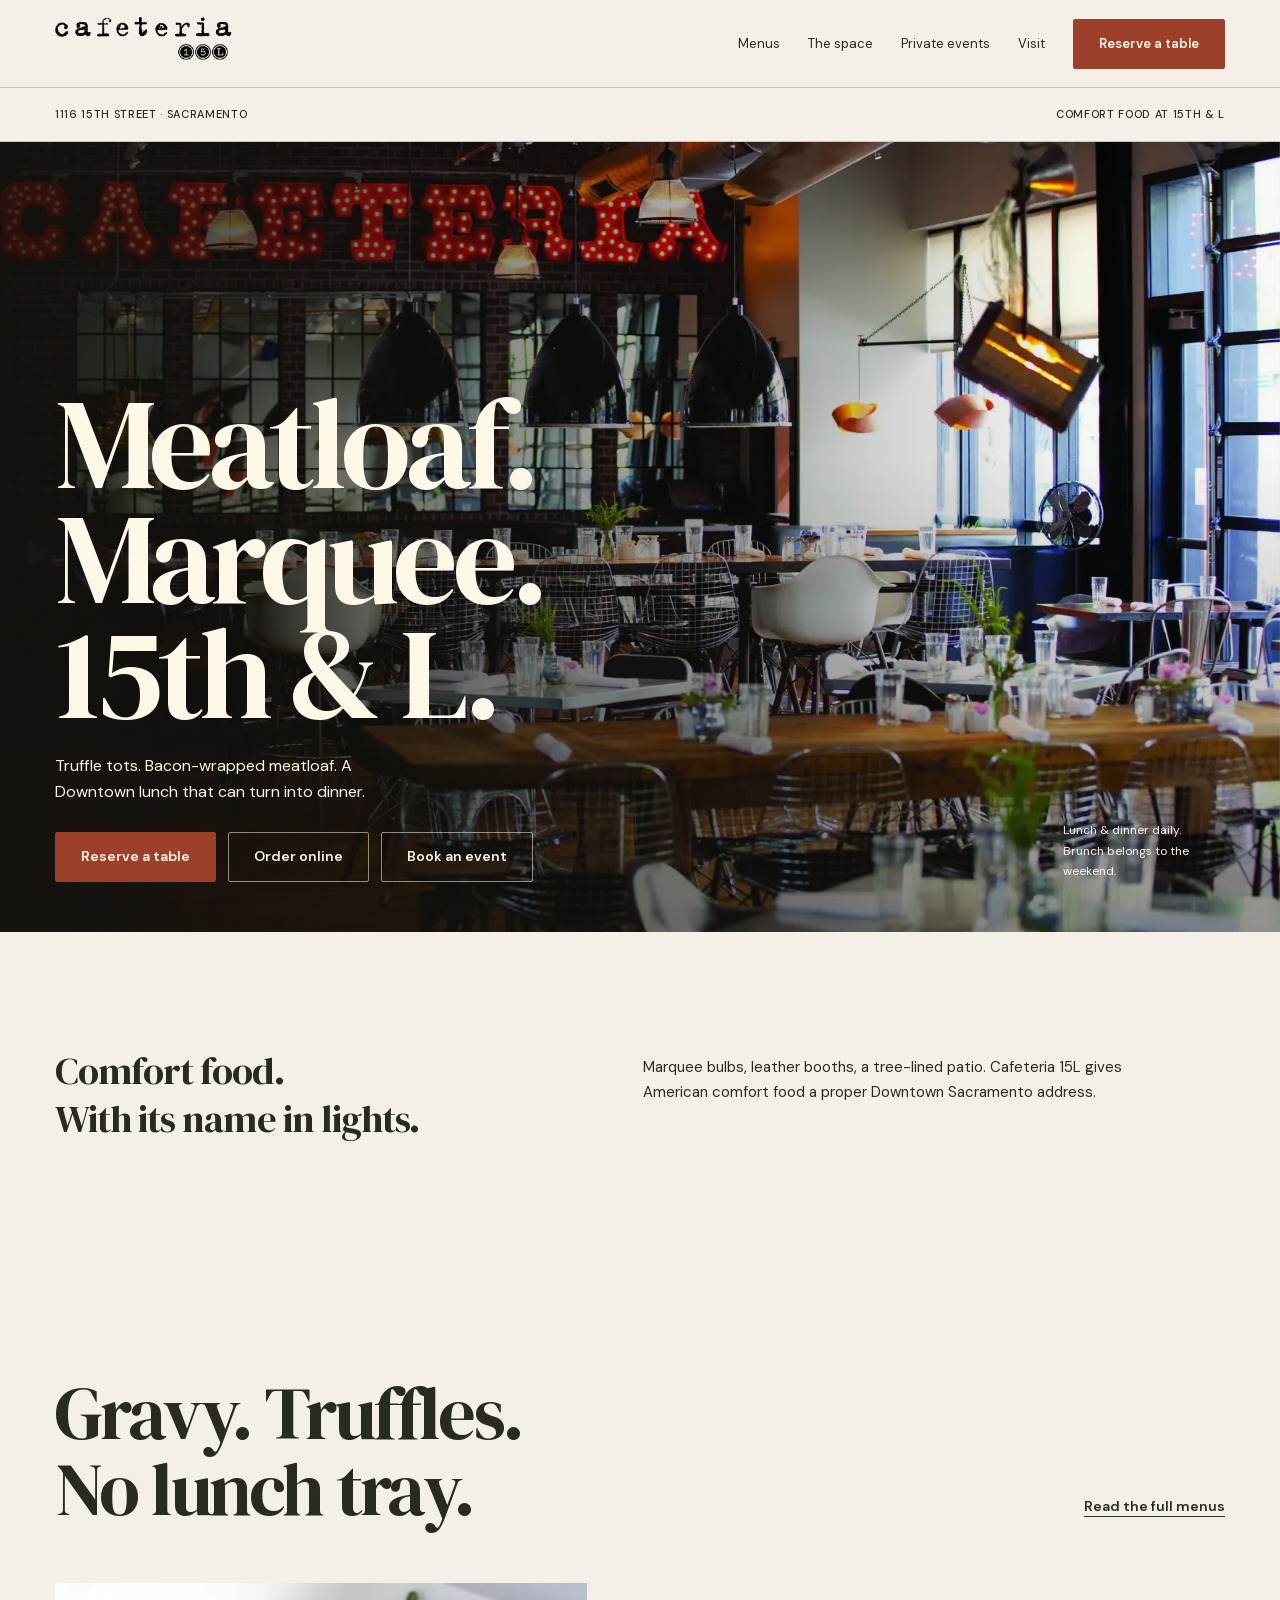
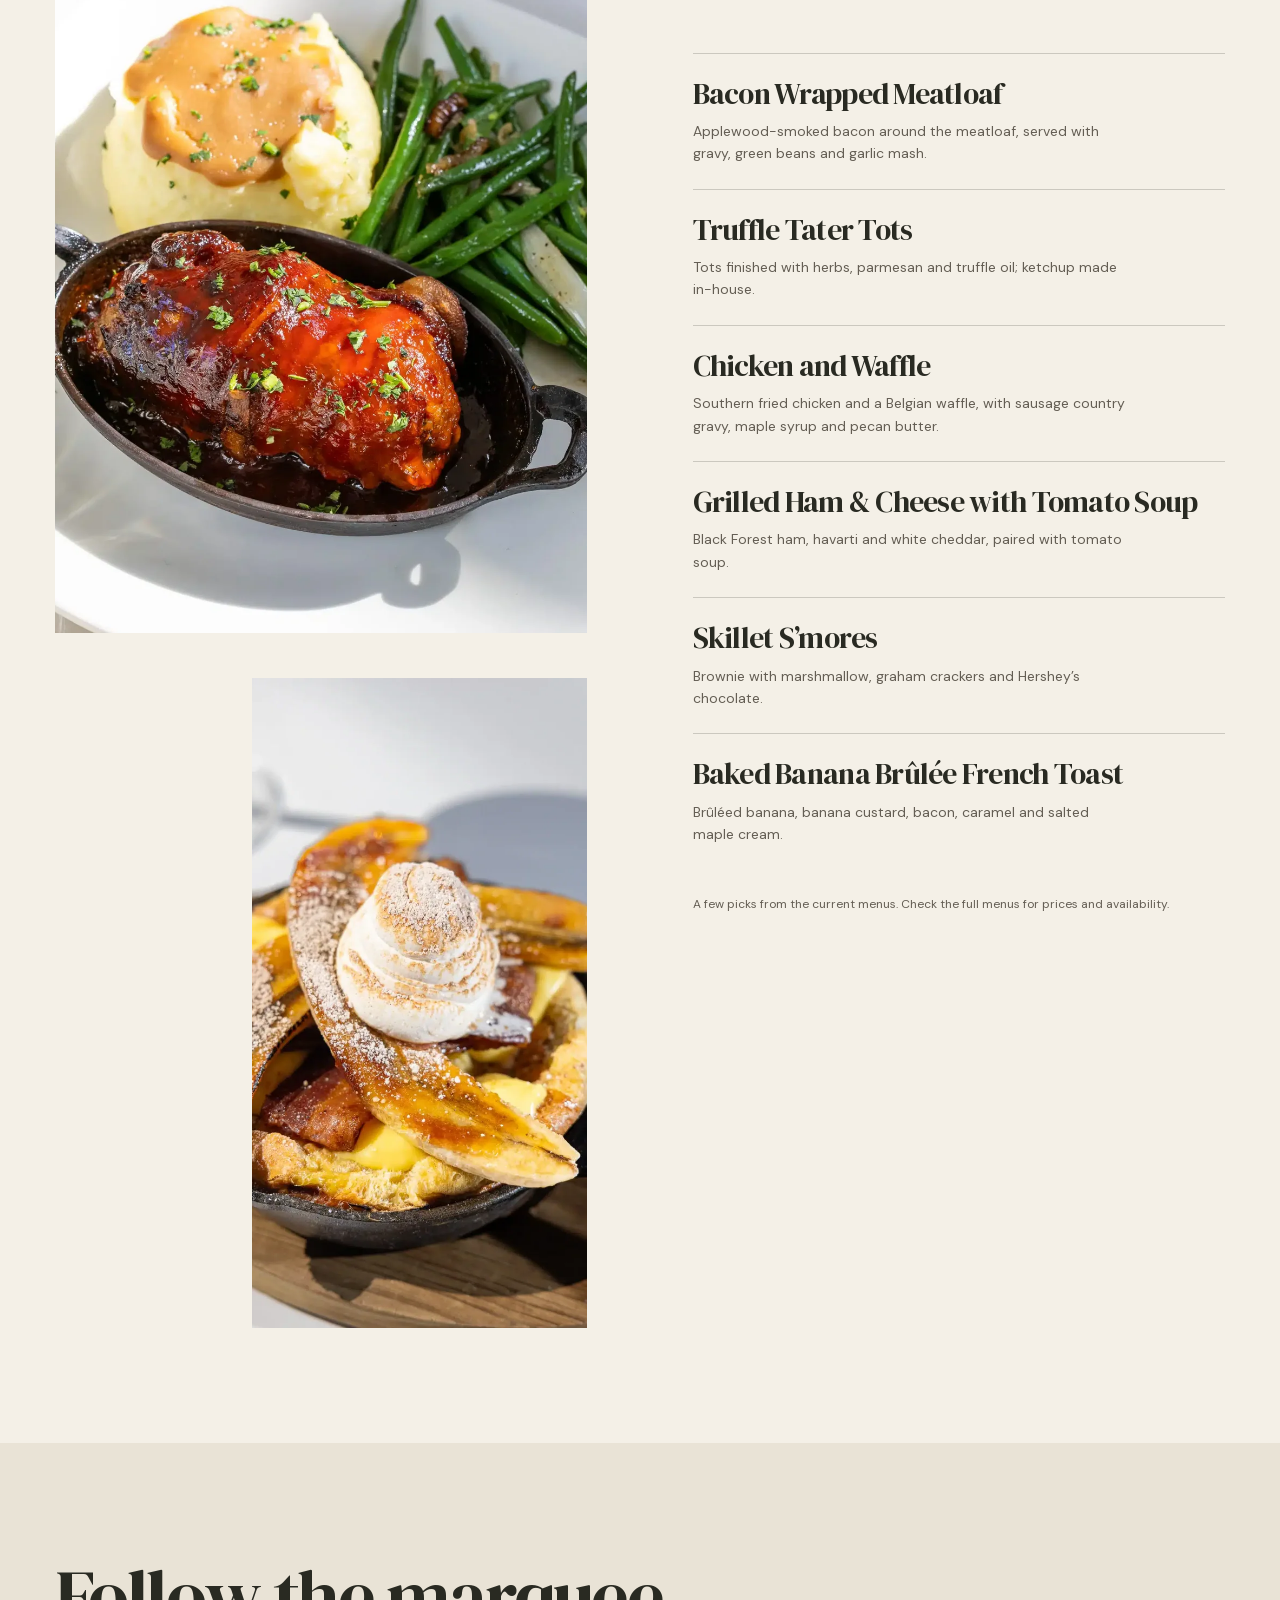
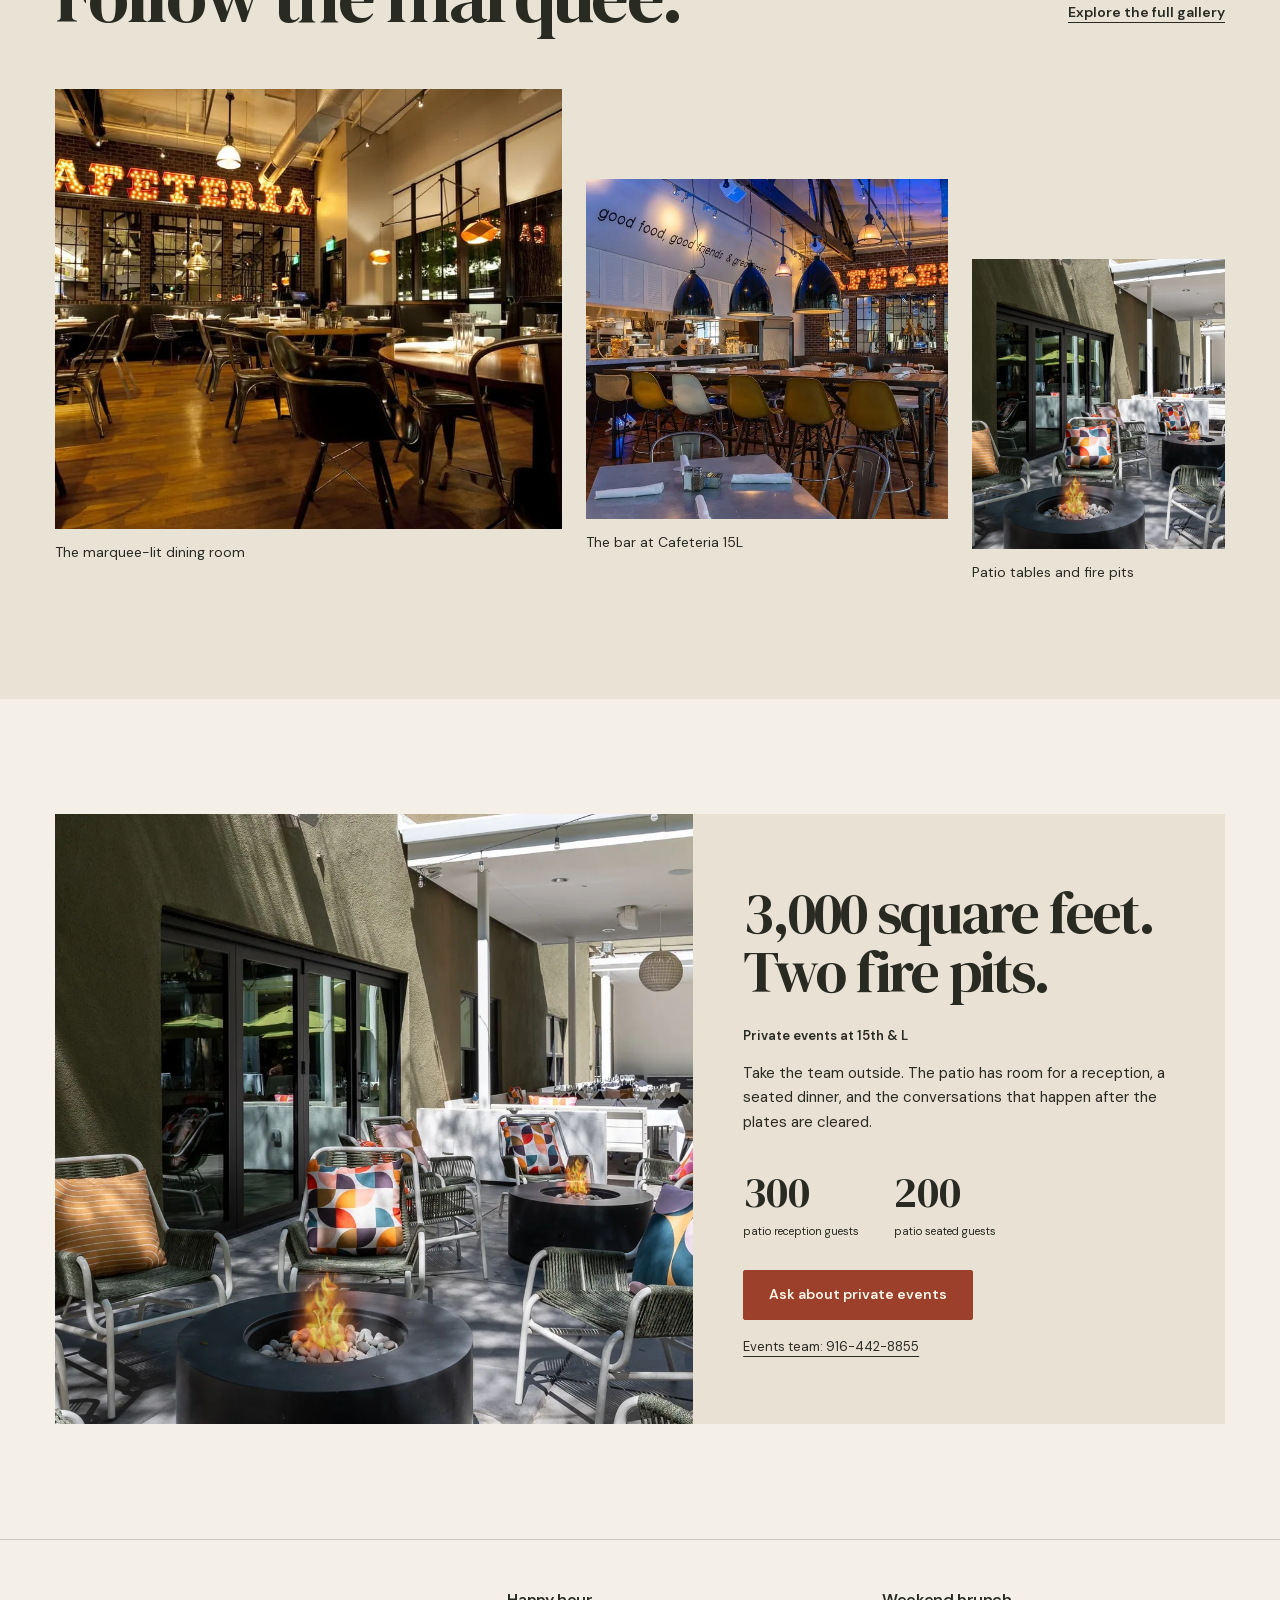
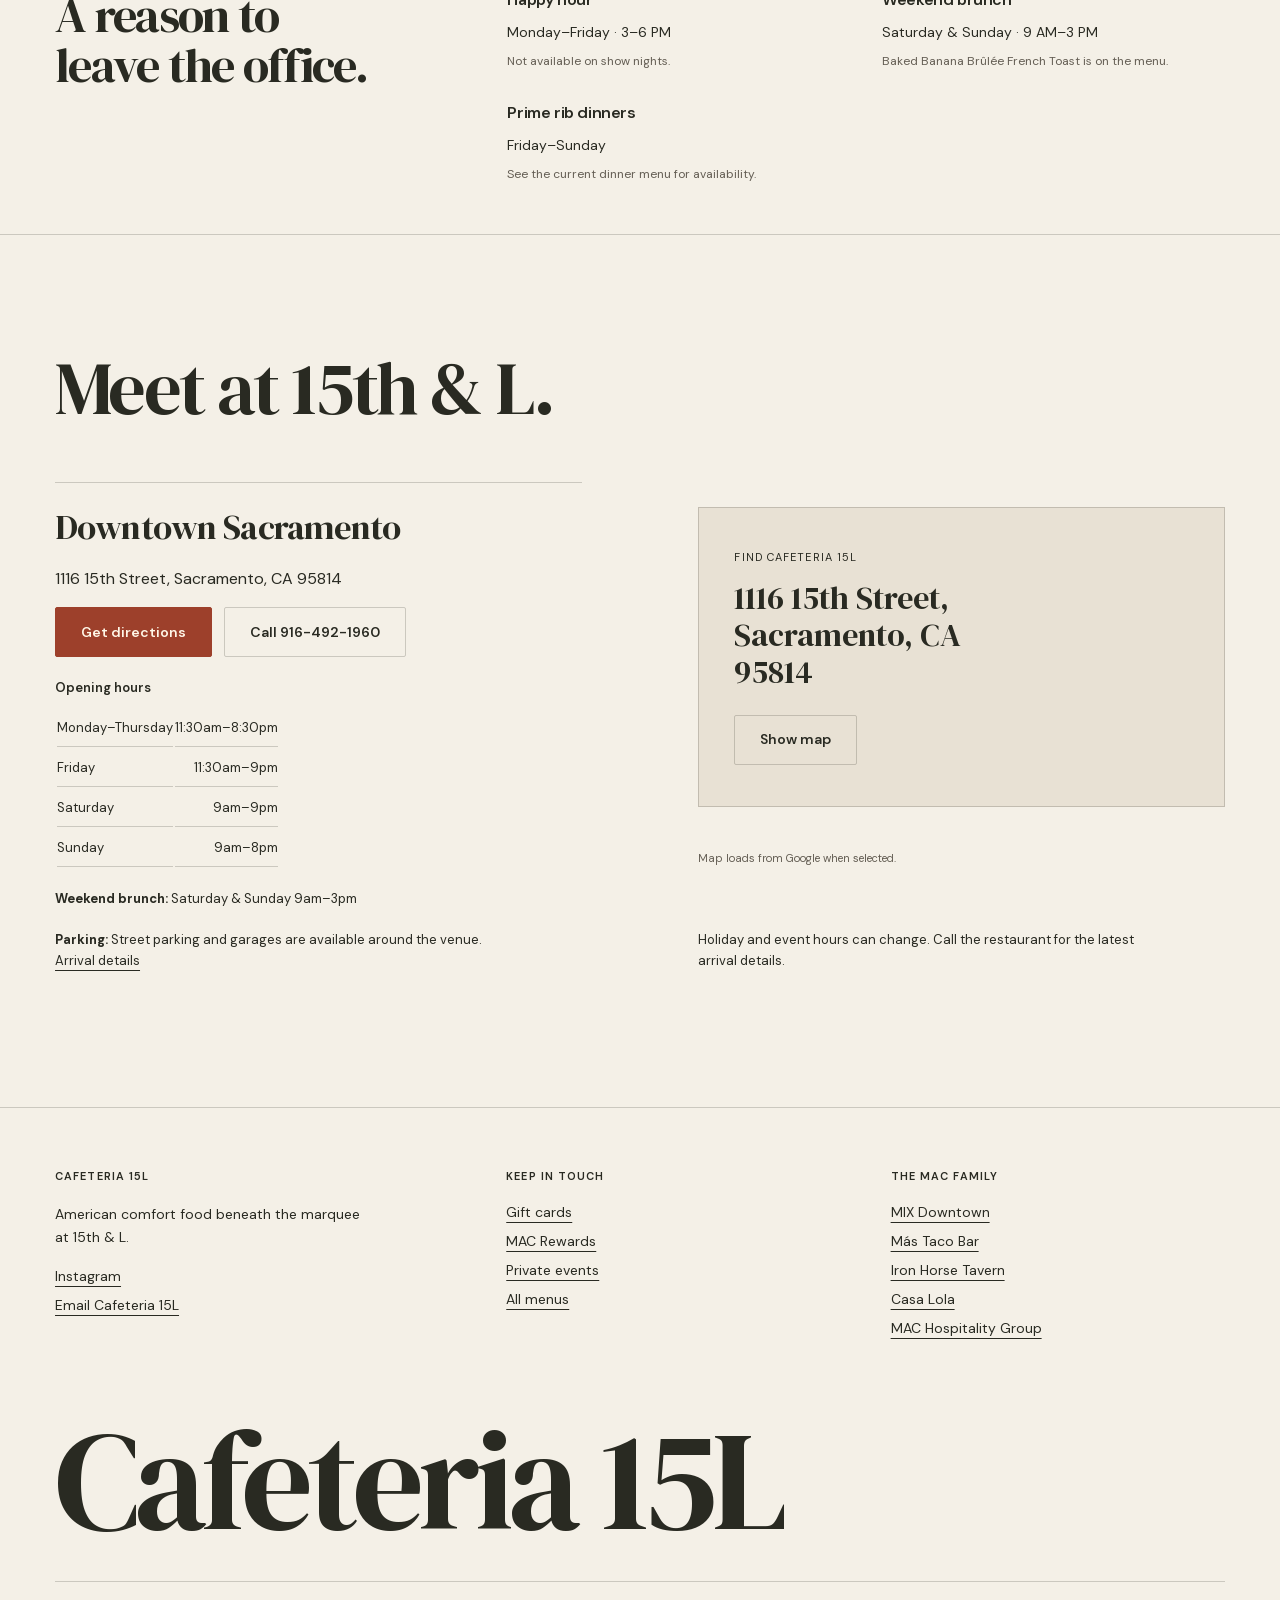
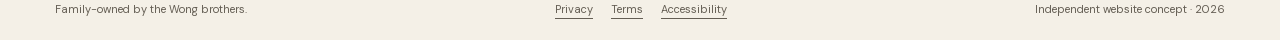
<file: index.html>
<!doctype html><html lang="en"><head><meta charset="utf-8"><meta name="viewport" content="width=device-width,initial-scale=1"><meta name="robots" content="noindex,nofollow"><meta name="theme-color" content="#f4f0e7"><title>Cafeteria 15L | Sacramento</title><meta name="description" content="American classics, a sunlit patio, and a table with your name on it."><meta property="og:title" content="Cafeteria 15L · Home"><meta property="og:description" content="American classics, a sunlit patio, and a table with your name on it."><link rel="icon" href="assets/logo.webp"><link rel="stylesheet" href="assets/styles.css"><script src="assets/app.js" defer></script><script type="application/ld+json">{"@context": "https://schema.org", "@type": "Restaurant", "name": "Cafeteria 15L", "sameAs": "https://www.cafeteria15l.com/", "servesCuisine": "American", "address": ["1116 15th Street, Sacramento, CA 95814"]}</script>


<link rel="stylesheet" href="assets/pitch.css"><script src="assets/pitch.js" defer></script></head>
<body class="cafeteria-15l pitch-home"><div class="shell"><a class="skip" href="#main">Skip to content</a><header class="site-header masthead"><a class="brand" href="index.html" aria-label="Cafeteria 15L home"><img src="assets/logo.webp" alt="Cafeteria 15L" width="180" height="65"></a><nav id="main-nav" class="main-nav" aria-label="Main navigation"><a href="menu/">Menus</a><a href="#the-space">The space</a><a href="private-events/">Private events</a><a href="#visit">Visit</a><a class="button" href="https://tables.toasttab.com/restaurants/cb86be41-ce69-43df-a50e-dd5b17355a69/findTime">Reserve a table</a></nav><button class="menu-toggle" aria-expanded="false" aria-controls="main-nav">Menu</button></header><main id="main"><div class="edition"><span>1116 15th Street · Sacramento</span><span>Comfort food at 15th & L</span></div><section class="cafe-opening"><figure class="picture " data-parallax><img src="assets/15lmain-jpg-1800.webp" srcset="assets/15lmain-jpg-600.webp 600w, assets/15lmain-jpg-1100.webp 1100w, assets/15lmain-jpg-1800.webp 1800w" sizes="(max-width:650px) 100vw, (max-width:1100px) 70vw, 1440px" width="1800" height="1200" alt="The Cafeteria marquee above the Downtown dining room" fetchpriority="high" decoding="sync"></figure><h1>Meatloaf.<br>Marquee.<br>15th & L.</h1><p class="hero-deck">Truffle tots. Bacon-wrapped meatloaf. A Downtown lunch that can turn into dinner.</p><div class="opening-actions"><a class="button" href="https://tables.toasttab.com/restaurants/cb86be41-ce69-43df-a50e-dd5b17355a69/findTime">Reserve a table</a><a class="button secondary" href="order-online/">Order online</a><a class="button secondary" href="private-events/">Book an event</a></div><div class="opening-index">Lunch & dinner daily.<br>Brunch belongs to the weekend.</div></section><section class="home-section story "><p class="story-lead">Comfort food.<br>With its name in lights.</p><p class="story-detail">Marquee bulbs, leather booths, a tree-lined patio. Cafeteria 15L gives American comfort food a proper Downtown Sacramento address.</p></section><section class="home-section"><div class="section-top"><div><h2>Gravy. Truffles.<br>No lunch tray.</h2></div><a class="plain-link" href="menu/">Read the full menus</a></div><div class="cafe-menu-spread"><div class="menu-photographs"><figure class="picture "><img src="assets/ay3a4782-scaled-jpg-1800.webp" srcset="assets/ay3a4782-scaled-jpg-600.webp 600w, assets/ay3a4782-scaled-jpg-1100.webp 1100w, assets/ay3a4782-scaled-jpg-1800.webp 1800w" sizes="(max-width:650px) 100vw, (max-width:1100px) 70vw, 1440px" width="2560" height="1708" alt="Bacon Wrapped Meatloaf with garlic mash and green beans" loading="lazy" decoding="async"></figure><figure class="picture small-food"><img src="assets/ay3a1726-1-scaled-jpg-1800.webp" srcset="assets/ay3a1726-1-scaled-jpg-600.webp 600w, assets/ay3a1726-1-scaled-jpg-1100.webp 1100w, assets/ay3a1726-1-scaled-jpg-1800.webp 1800w" sizes="(max-width:650px) 100vw, (max-width:1100px) 70vw, 1440px" width="2560" height="1708" alt="Baked Banana Brûlée French Toast" loading="lazy" decoding="async"></figure></div><div class="menu-listing"><a class="menu-entry" href="menu/"><div><h3>Bacon Wrapped Meatloaf</h3><p>Applewood-smoked bacon around the meatloaf, served with gravy, green beans and garlic mash.</p></div></a><a class="menu-entry" href="menu/"><div><h3>Truffle Tater Tots</h3><p>Tots finished with herbs, parmesan and truffle oil; ketchup made in-house.</p></div></a><a class="menu-entry" href="menu/"><div><h3>Chicken and Waffle</h3><p>Southern fried chicken and a Belgian waffle, with sausage country gravy, maple syrup and pecan butter.</p></div></a><a class="menu-entry" href="menu/"><div><h3>Grilled Ham &amp; Cheese with Tomato Soup</h3><p>Black Forest ham, havarti and white cheddar, paired with tomato soup.</p></div></a><a class="menu-entry" href="menu/"><div><h3>Skillet S’mores</h3><p>Brownie with marshmallow, graham crackers and Hershey’s chocolate.</p></div></a><a class="menu-entry" href="menu/"><div><h3>Baked Banana Brûlée French Toast</h3><p>Brûléed banana, banana custard, bacon, caramel and salted maple cream.</p></div></a><p class="menu-footnote">A few picks from the current menus. Check the full menus for prices and availability.</p></div></div></section><section id="the-space" class="home-section room-section"><div class="section-top"><div><h2>Follow the marquee.</h2></div><a class="plain-link" href="gallery/">Explore the full gallery</a></div><div class="room-gallery"><button class="room-shot gallery-item" data-full="assets/pitch-cafediningroom2-1000.webp" data-caption="The marquee-lit dining room" aria-label="Enlarge: The marquee-lit dining room"><figure class="picture "><img src="assets/pitch-cafediningroom2-1000.webp" srcset="assets/pitch-cafediningroom2-600.webp 600w, assets/pitch-cafediningroom2-1000.webp 1000w" sizes="(max-width:650px) 100vw, (max-width:1100px) 70vw, 1440px" width="1000" height="667" alt="The marquee-lit dining room" loading="lazy" decoding="async"></figure><span>The marquee-lit dining room</span></button><button class="room-shot gallery-item" data-full="assets/pitch-cafeteria15l-23-1000.webp" data-caption="The bar at Cafeteria 15L" aria-label="Enlarge: The bar at Cafeteria 15L"><figure class="picture "><img src="assets/pitch-cafeteria15l-23-1000.webp" srcset="assets/pitch-cafeteria15l-23-600.webp 600w, assets/pitch-cafeteria15l-23-1000.webp 1000w" sizes="(max-width:650px) 100vw, (max-width:1100px) 70vw, 1440px" width="1000" height="667" alt="The bar at Cafeteria 15L" loading="lazy" decoding="async"></figure><span>The bar at Cafeteria 15L</span></button><button class="room-shot gallery-item" data-full="assets/cafeteria15l-63-1800.webp" data-caption="Patio tables and fire pits" aria-label="Enlarge: Patio tables and fire pits"><figure class="picture "><img src="assets/cafeteria15l-63-1800.webp" srcset="assets/cafeteria15l-63-600.webp 600w, assets/cafeteria15l-63-1100.webp 1100w, assets/cafeteria15l-63-1800.webp 1800w" sizes="(max-width:650px) 100vw, (max-width:1100px) 70vw, 1440px" width="1920" height="1080" alt="Patio tables and fire pits" loading="lazy" decoding="async"></figure><span>Patio tables and fire pits</span></button></div></section><section class="event-block"><figure class="picture "><img src="assets/cafeteria15l-63-1800.webp" srcset="assets/cafeteria15l-63-600.webp 600w, assets/cafeteria15l-63-1100.webp 1100w, assets/cafeteria15l-63-1800.webp 1800w" sizes="(max-width:650px) 100vw, (max-width:1100px) 70vw, 1440px" width="1920" height="1080" alt="Private-event setting at Cafeteria 15L" loading="lazy" decoding="async"></figure><div class="event-copy"><h2>3,000 square feet.<br>Two fire pits.</h2><p class="event-kind">Private events at 15th & L</p><p>Take the team outside. The patio has room for a reception, a seated dinner, and the conversations that happen after the plates are cleared.</p><div class="event-stats"><div class="event-stat"><b>300</b><span>patio reception guests</span></div><div class="event-stat"><b>200</b><span>patio seated guests</span></div></div><a class="button" href="private-events/">Ask about private events</a><a class="event-phone" href="tel:+19164428855">Events team: 916-442-8855</a></div></section><section class="weekly"><div><h2>A reason to<br>leave the office.</h2></div><div class="weekly-grid"><div class="weekly-item"><h3>Happy hour</h3><p>Monday–Friday · 3–6 PM</p><small>Not available on show nights.</small></div><div class="weekly-item"><h3>Weekend brunch</h3><p>Saturday & Sunday · 9 AM–3 PM</p><small>Baked Banana Brûlée French Toast is on the menu.</small></div><div class="weekly-item"><h3>Prime rib dinners</h3><p>Friday–Sunday</p><small>See the current dinner menu for availability.</small></div></div></section><section id="visit" class="home-section home-visit"><div class="section-top"><div><h2>Meet at 15th & L.</h2></div></div><div class="visit-grid single"><article class="visit-details"><h3>Downtown Sacramento</h3><address>1116 15th Street, Sacramento, CA 95814</address><div class="opening-actions"><a class="button" href="https://www.google.com/maps?cid=15700142467618480941">Get directions</a><a class="button secondary" href="tel:+19164921960">Call 916-492-1960</a></div><table class="hours"><caption>Opening hours</caption><tbody><tr><td>Monday–Thursday</td><td>11:30am–8:30pm</td></tr><tr><td>Friday</td><td>11:30am–9pm</td></tr><tr><td>Saturday</td><td>9am–9pm</td></tr><tr><td>Sunday</td><td>9am–8pm</td></tr></tbody></table><p class="parking-note"><strong>Weekend brunch:</strong> Saturday &amp; Sunday 9am–3pm</p><p class="parking-note"><strong>Parking:</strong> Street parking and garages are available around the venue. <a href="https://www.machospitalitygroup.com/planning-faq/">Arrival details</a></p></article><div class="visit-context"><div class="map-panel"><span class="map-coordinates">Find Cafeteria 15L</span><p>1116 15th Street, Sacramento, CA 95814</p><button type="button" class="button secondary" data-map-name="Cafeteria 15L Downtown Sacramento" data-map-address="1116 15th Street, Sacramento, CA 95814">Show map</button></div><p class="map-note">Map loads from Google when selected.</p><p class="parking-note">Holiday and event hours can change. Call the restaurant for the latest arrival details.</p></div></div></section></main><footer class="pitch-footer"><div class="footer-columns"><div><strong>Cafeteria 15L</strong><p>American comfort food beneath the marquee at 15th & L.</p><a href="https://www.instagram.com/cafeteria15l/">Instagram</a><a href="mailto:info@cafeteria15L.com">Email Cafeteria 15L</a></div><div><strong>Keep in touch</strong><a href="https://order.toasttab.com/egiftcards/cafeteria-15l-1116-15th-st">Gift cards</a><a href="https://www.toasttab.com/mac-hospitality-gift-card-1116-15th-street/rewardsSignup">MAC Rewards</a><a href="private-events/">Private events</a><a href="menu/">All menus</a></div><div><strong>The MAC family</strong><a href="https://www.mixdowntown.net/">MIX Downtown</a><a href="https://www.mastacobar.com/">Más Taco Bar</a><a href="https://www.ironhorsetavern.net/">Iron Horse Tavern</a><a href="https://www.vivacasalola.com/">Casa Lola</a><a href="https://www.machospitalitygroup.com/">MAC Hospitality Group</a></div></div><div class="end-word" aria-hidden="true">Cafeteria 15L</div><div class="footer-bottom"><span>Family-owned by the Wong brothers.</span><div class="legal"><a href="https://www.cafeteria15l.com/privacy-policy/">Privacy</a><a href="https://www.cafeteria15l.com/terms-of-use/">Terms</a><a href="https://www.cafeteria15l.com/ada-accessibility/">Accessibility</a></div><span>Independent website concept · 2026</span></div></footer><dialog class="lightbox" aria-label="Venue photo gallery"><img alt=""><p class="lightbox-caption"></p><div class="lightbox-controls"><button type="button" data-prev>Previous</button><span class="lightbox-count" role="status" aria-live="polite"></span><button type="button" data-next>Next</button><button type="button" data-close>Close</button></div></dialog></div></body></html>
</file>
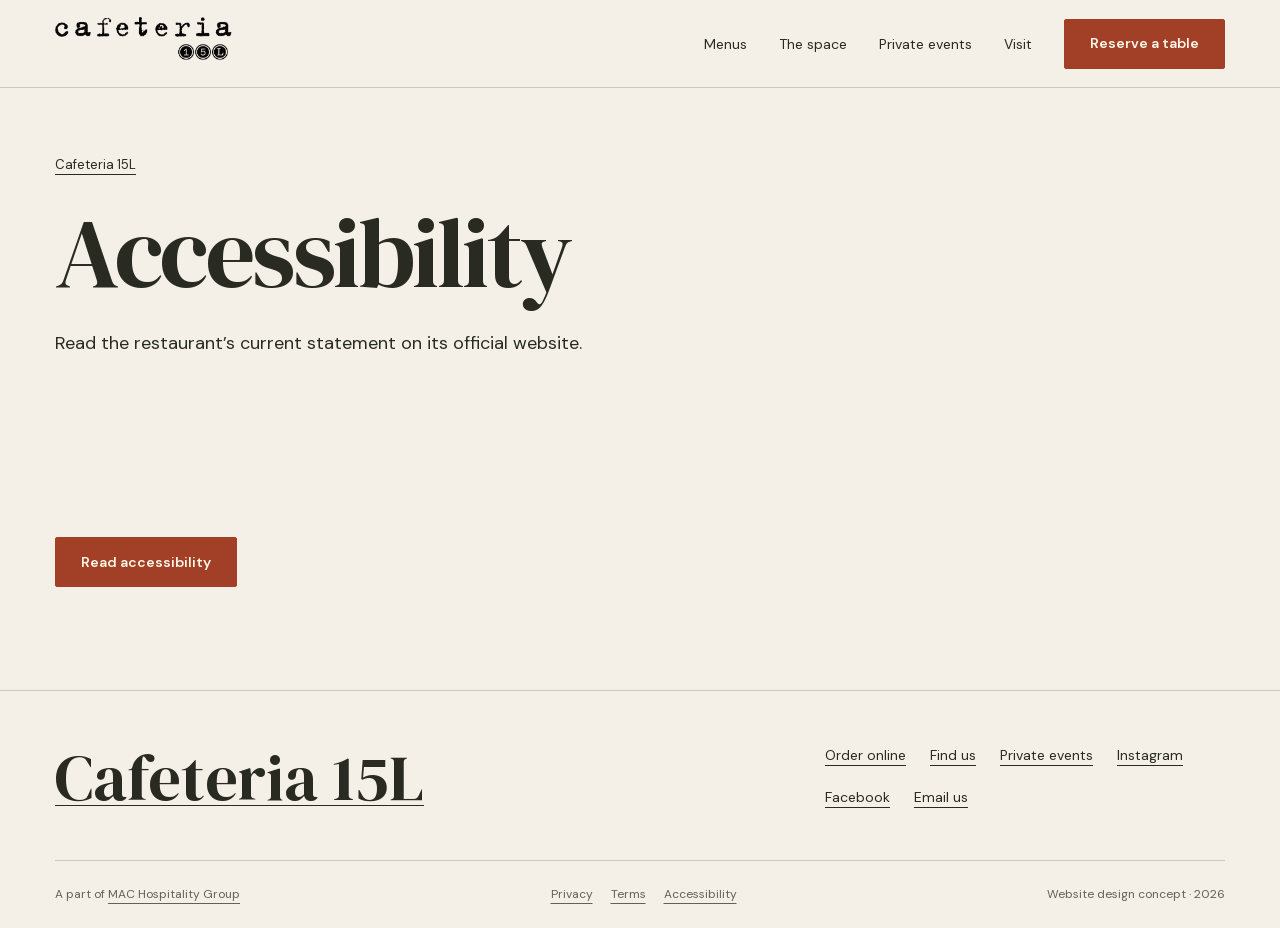
<file: ada-accessibility/index.html>
<!doctype html><html lang="en"><head><meta charset="utf-8"><meta name="viewport" content="width=device-width,initial-scale=1"><meta name="robots" content="noindex,nofollow"><meta name="theme-color" content="#f4f0e7"><title>Accessibility | Cafeteria 15L</title><meta name="description" content="American classics, a sunlit patio, and a table with your name on it."><meta property="og:title" content="Cafeteria 15L · Accessibility"><meta property="og:description" content="American classics, a sunlit patio, and a table with your name on it."><link rel="icon" href="../assets/logo.webp"><link rel="stylesheet" href="../assets/styles.css"><script src="../assets/app.js" defer></script><script type="application/ld+json">{"@context": "https://schema.org", "@type": "Restaurant", "name": "Cafeteria 15L", "sameAs": "https://www.cafeteria15l.com/", "servesCuisine": "American", "address": ["1116 15th Street, Sacramento, CA 95814"]}</script></head><body class="cafeteria-15l"><div class="shell"><a class="skip" href="#main">Skip to content</a><header class="site-header"><a class="brand" href="../index.html" aria-label="Cafeteria 15L home"><img src="../assets/logo.webp" alt="Cafeteria 15L" width="180" height="65"></a><nav id="main-nav" class="main-nav" aria-label="Main navigation"><a href="../menu/">Menus</a><a href="../gallery/">The space</a><a href="../private-events/">Private events</a><a href="../visit/">Visit</a><a class="button" href="https://tables.toasttab.com/restaurants/cb86be41-ce69-43df-a50e-dd5b17355a69/findTime">Reserve a table</a></nav><button class="menu-toggle" aria-expanded="false" aria-controls="main-nav">Menu</button></header><main id="main"><div class="page-head"><a class="back-home" href="../index.html">Cafeteria 15L</a><h1>Accessibility</h1><p>Read the restaurant’s current statement on its official website.</p></div><section class="section"><a class="button" href="https://www.cafeteria15l.com/ada-accessibility/">Read accessibility</a></section></main><footer class="site-footer"><div class="footer-top"><a class="footer-brand" href="../index.html">Cafeteria 15L</a><div class="footer-links"><a href="../order-online/">Order online</a><a href="../visit/">Find us</a><a href="../private-events/">Private events</a><a href="https://www.instagram.com/cafeteria15l/">Instagram</a><a href="https://www.facebook.com/cafeteria15L/">Facebook</a><a href="mailto:info@cafeteria15L.com">Email us</a></div></div><div class="footer-bottom"><span>A part of <a href="https://www.machospitalitygroup.com/">MAC Hospitality Group</a></span><div class="legal"><a href="https://www.cafeteria15l.com/privacy-policy/">Privacy</a><a href="https://www.cafeteria15l.com/terms-of-use/">Terms</a><a href="https://www.cafeteria15l.com/ada-accessibility/">Accessibility</a></div><span>Website design concept · 2026</span></div></footer></div></body></html>
</file>
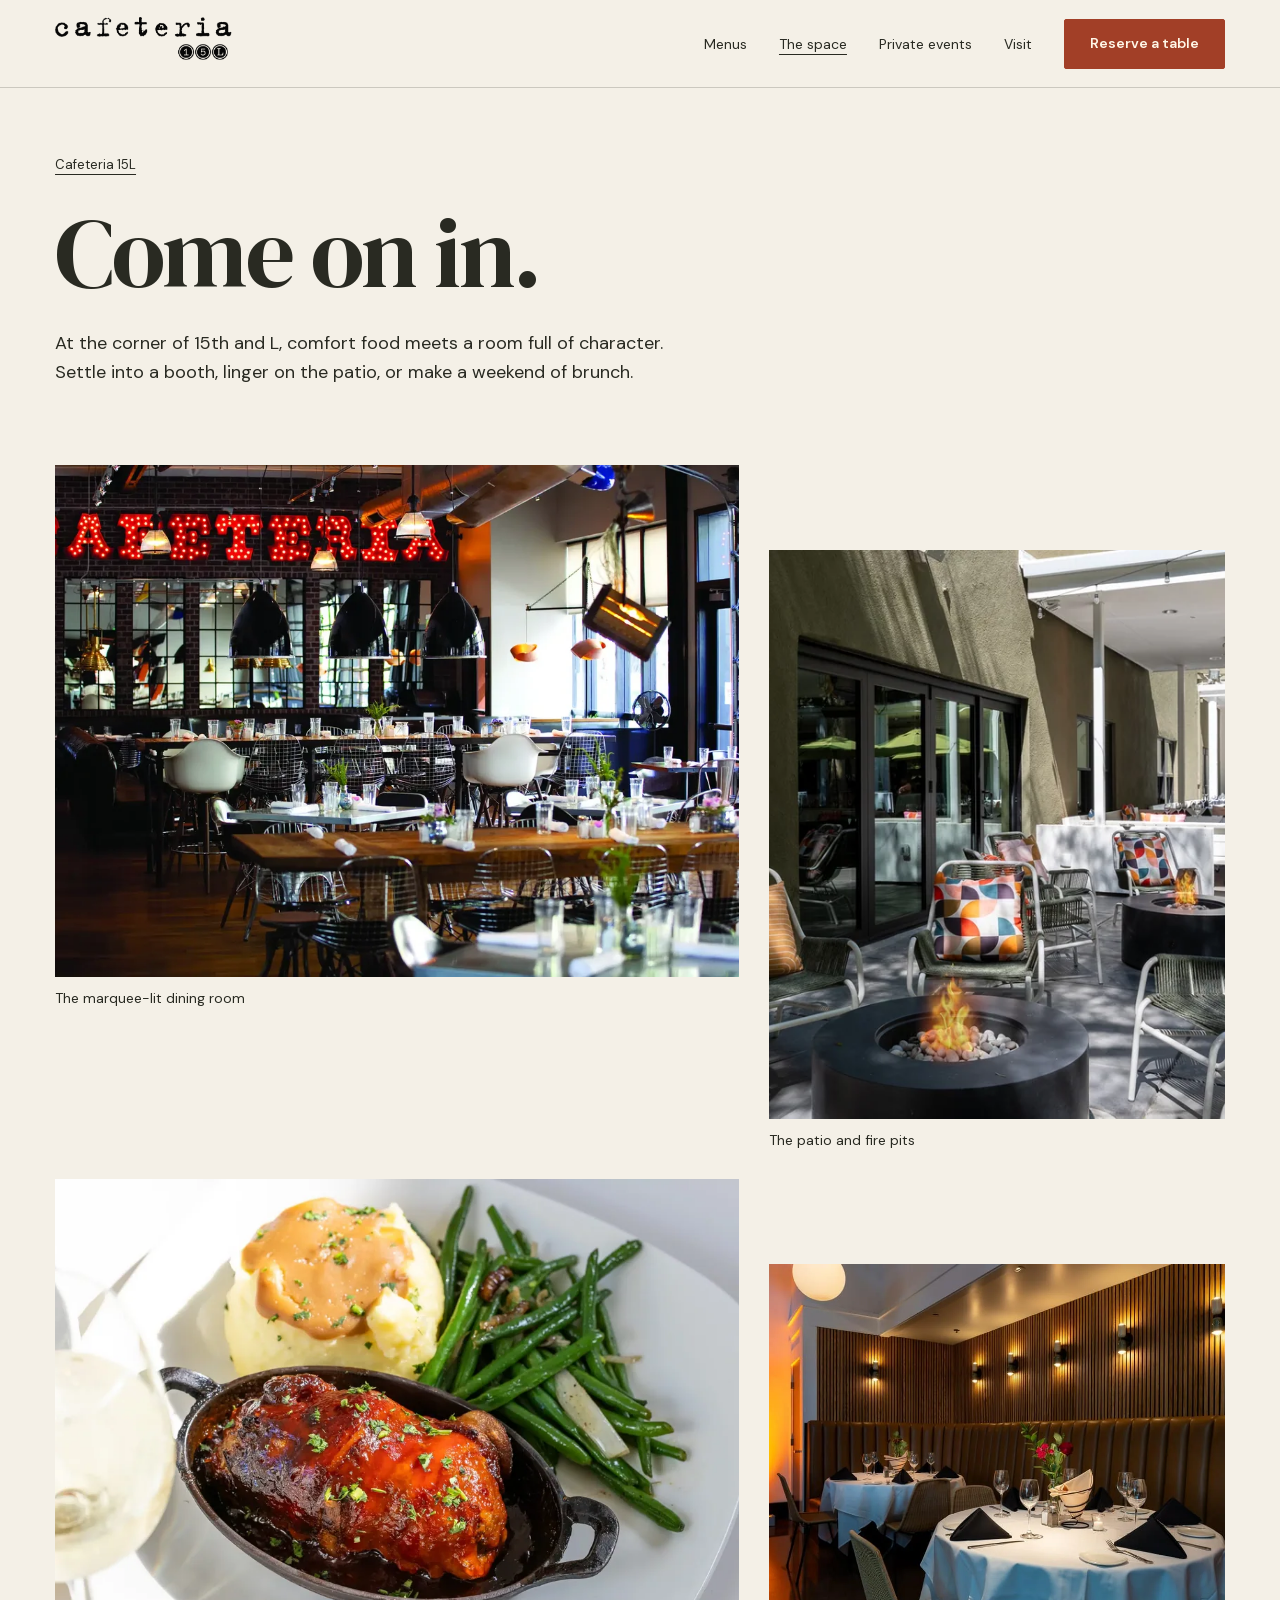
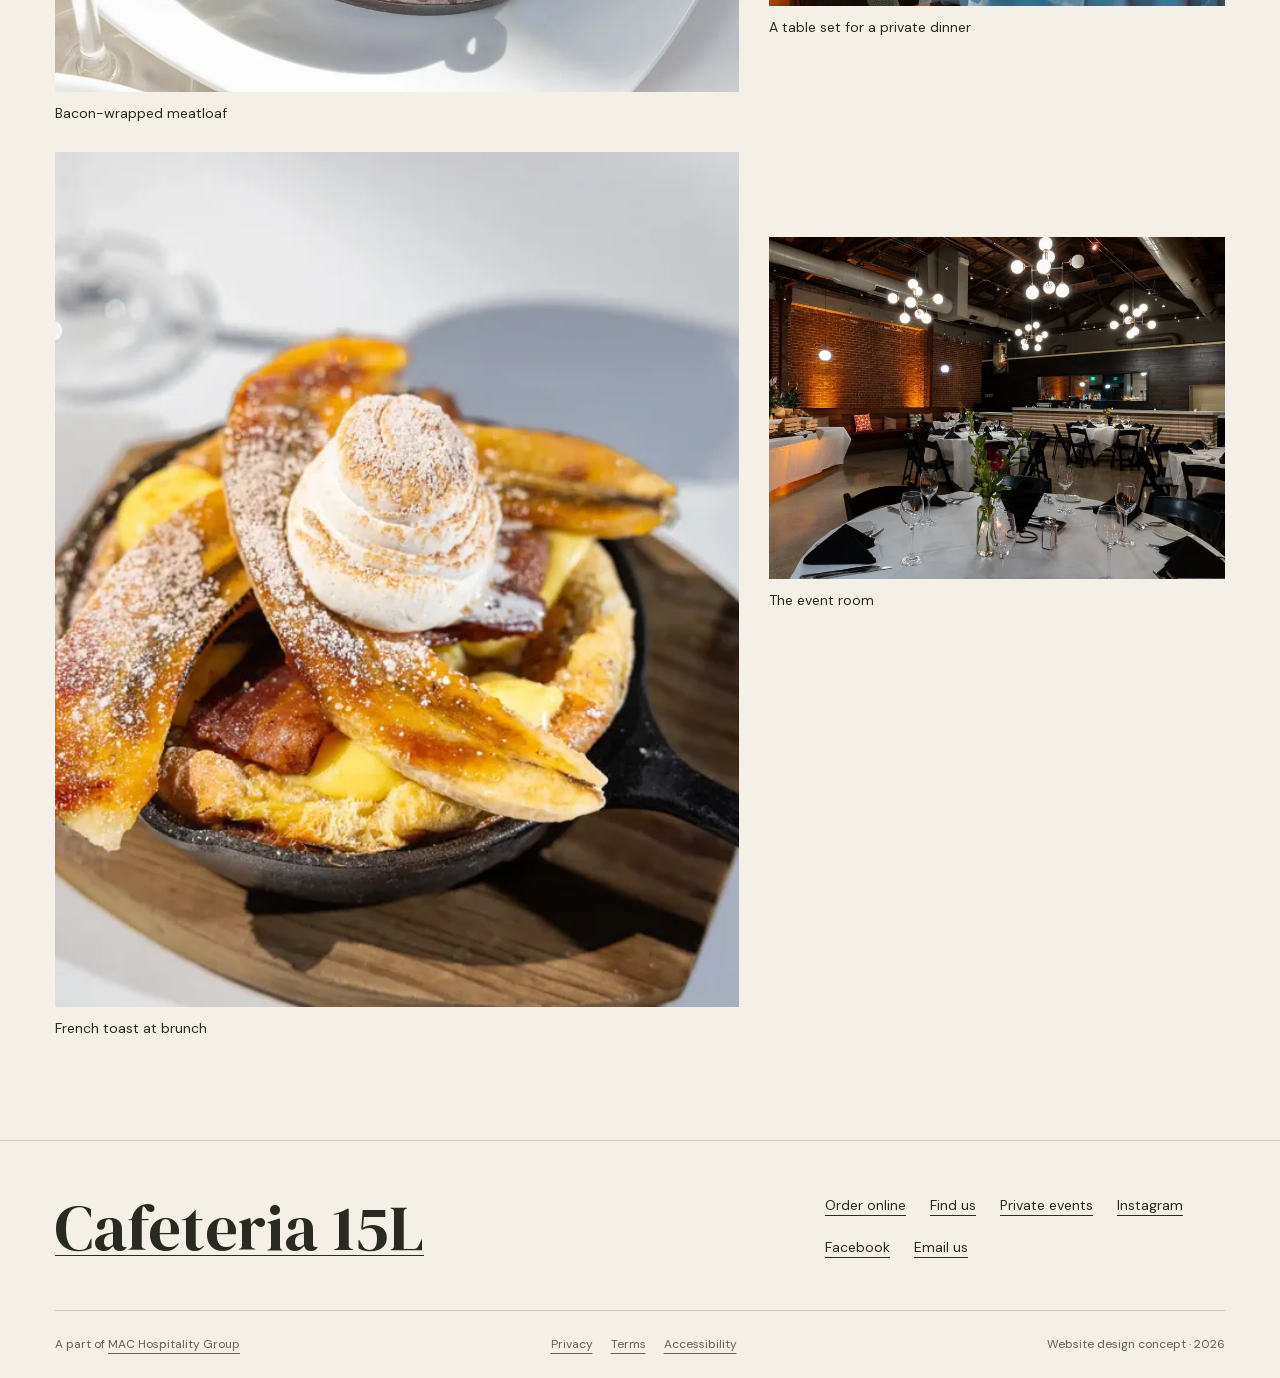
<file: gallery/index.html>
<!doctype html><html lang="en"><head><meta charset="utf-8"><meta name="viewport" content="width=device-width,initial-scale=1"><meta name="robots" content="noindex,nofollow"><meta name="theme-color" content="#f4f0e7"><title>The space | Cafeteria 15L</title><meta name="description" content="American classics, a sunlit patio, and a table with your name on it."><meta property="og:title" content="Cafeteria 15L · The space"><meta property="og:description" content="American classics, a sunlit patio, and a table with your name on it."><link rel="icon" href="../assets/logo.webp"><link rel="stylesheet" href="../assets/styles.css"><script src="../assets/app.js" defer></script><script type="application/ld+json">{"@context": "https://schema.org", "@type": "Restaurant", "name": "Cafeteria 15L", "sameAs": "https://www.cafeteria15l.com/", "servesCuisine": "American", "address": ["1116 15th Street, Sacramento, CA 95814"]}</script></head><body class="cafeteria-15l"><div class="shell"><a class="skip" href="#main">Skip to content</a><header class="site-header"><a class="brand" href="../index.html" aria-label="Cafeteria 15L home"><img src="../assets/logo.webp" alt="Cafeteria 15L" width="180" height="65"></a><nav id="main-nav" class="main-nav" aria-label="Main navigation"><a href="../menu/">Menus</a><a href="../gallery/" aria-current="page">The space</a><a href="../private-events/">Private events</a><a href="../visit/">Visit</a><a class="button" href="https://tables.toasttab.com/restaurants/cb86be41-ce69-43df-a50e-dd5b17355a69/findTime">Reserve a table</a></nav><button class="menu-toggle" aria-expanded="false" aria-controls="main-nav">Menu</button></header><main id="main"><div class="page-head"><a class="back-home" href="../index.html">Cafeteria 15L</a><h1>Come on in.</h1><p>At the corner of 15th and L, comfort food meets a room full of character. Settle into a booth, linger on the patio, or make a weekend of brunch.</p></div><section class="section gallery-grid" aria-label="Photo gallery"><button class="gallery-item" data-full="../assets/15lmain-jpg-1800.webp" data-caption="The marquee-lit dining room" aria-label="Enlarge: The marquee-lit dining room"><div class="photo"><img src="../assets/15lmain-jpg-1800.webp" srcset="../assets/15lmain-jpg-600.webp 600w, ../assets/15lmain-jpg-1100.webp 1100w, ../assets/15lmain-jpg-1800.webp 1800w" sizes="(max-width:650px) calc(100vw - 44px), (max-width:1100px) 60vw, 1000px" width="1800" height="1200" alt="The marquee-lit dining room" loading="lazy" decoding="async"></div><span>The marquee-lit dining room</span></button><button class="gallery-item" data-full="../assets/cafeteria15l-63-1800.webp" data-caption="The patio and fire pits" aria-label="Enlarge: The patio and fire pits"><div class="photo"><img src="../assets/cafeteria15l-63-1800.webp" srcset="../assets/cafeteria15l-63-600.webp 600w, ../assets/cafeteria15l-63-1100.webp 1100w, ../assets/cafeteria15l-63-1800.webp 1800w" sizes="(max-width:650px) calc(100vw - 44px), (max-width:1100px) 60vw, 1000px" width="1920" height="1080" alt="The patio and fire pits" loading="lazy" decoding="async"></div><span>The patio and fire pits</span></button><button class="gallery-item" data-full="../assets/ay3a4782-scaled-jpg-1800.webp" data-caption="Bacon-wrapped meatloaf" aria-label="Enlarge: Bacon-wrapped meatloaf"><div class="photo"><img src="../assets/ay3a4782-scaled-jpg-1800.webp" srcset="../assets/ay3a4782-scaled-jpg-600.webp 600w, ../assets/ay3a4782-scaled-jpg-1100.webp 1100w, ../assets/ay3a4782-scaled-jpg-1800.webp 1800w" sizes="(max-width:650px) calc(100vw - 44px), (max-width:1100px) 60vw, 1000px" width="2560" height="1708" alt="Bacon-wrapped meatloaf" loading="lazy" decoding="async"></div><span>Bacon-wrapped meatloaf</span></button><button class="gallery-item" data-full="../assets/cafeteria15l-1-1000.webp" data-caption="A table set for a private dinner" aria-label="Enlarge: A table set for a private dinner"><div class="photo"><img src="../assets/cafeteria15l-1-1000.webp" srcset="../assets/cafeteria15l-1-600.webp 600w, ../assets/cafeteria15l-1-1000.webp 1000w" sizes="(max-width:650px) calc(100vw - 44px), (max-width:1100px) 60vw, 1000px" width="1000" height="667" alt="A table set for a private dinner" loading="lazy" decoding="async"></div><span>A table set for a private dinner</span></button><button class="gallery-item" data-full="../assets/ay3a1726-1-scaled-jpg-1800.webp" data-caption="French toast at brunch" aria-label="Enlarge: French toast at brunch"><div class="photo"><img src="../assets/ay3a1726-1-scaled-jpg-1800.webp" srcset="../assets/ay3a1726-1-scaled-jpg-600.webp 600w, ../assets/ay3a1726-1-scaled-jpg-1100.webp 1100w, ../assets/ay3a1726-1-scaled-jpg-1800.webp 1800w" sizes="(max-width:650px) calc(100vw - 44px), (max-width:1100px) 60vw, 1000px" width="2560" height="1708" alt="French toast at brunch" loading="lazy" decoding="async"></div><span>French toast at brunch</span></button><button class="gallery-item" data-full="../assets/cafeteria15l-116-1000.webp" data-caption="The event room" aria-label="Enlarge: The event room"><div class="photo"><img src="../assets/cafeteria15l-116-1000.webp" srcset="../assets/cafeteria15l-116-600.webp 600w, ../assets/cafeteria15l-116-1000.webp 1000w" sizes="(max-width:650px) calc(100vw - 44px), (max-width:1100px) 60vw, 1000px" width="1000" height="667" alt="The event room" loading="lazy" decoding="async"></div><span>The event room</span></button></section><dialog class="lightbox" aria-label="Venue photo gallery"><img src="../assets/15lmain-jpg-1800.webp" alt=""><p class="lightbox-caption"></p><div class="lightbox-controls"><button type="button" data-prev>Previous</button><span class="lightbox-count" role="status" aria-live="polite"></span><button type="button" data-next>Next</button><button type="button" data-close>Close</button></div></dialog></main><footer class="site-footer"><div class="footer-top"><a class="footer-brand" href="../index.html">Cafeteria 15L</a><div class="footer-links"><a href="../order-online/">Order online</a><a href="../visit/">Find us</a><a href="../private-events/">Private events</a><a href="https://www.instagram.com/cafeteria15l/">Instagram</a><a href="https://www.facebook.com/cafeteria15L/">Facebook</a><a href="mailto:info@cafeteria15L.com">Email us</a></div></div><div class="footer-bottom"><span>A part of <a href="https://www.machospitalitygroup.com/">MAC Hospitality Group</a></span><div class="legal"><a href="https://www.cafeteria15l.com/privacy-policy/">Privacy</a><a href="https://www.cafeteria15l.com/terms-of-use/">Terms</a><a href="https://www.cafeteria15l.com/ada-accessibility/">Accessibility</a></div><span>Website design concept · 2026</span></div></footer></div></body></html>
</file>
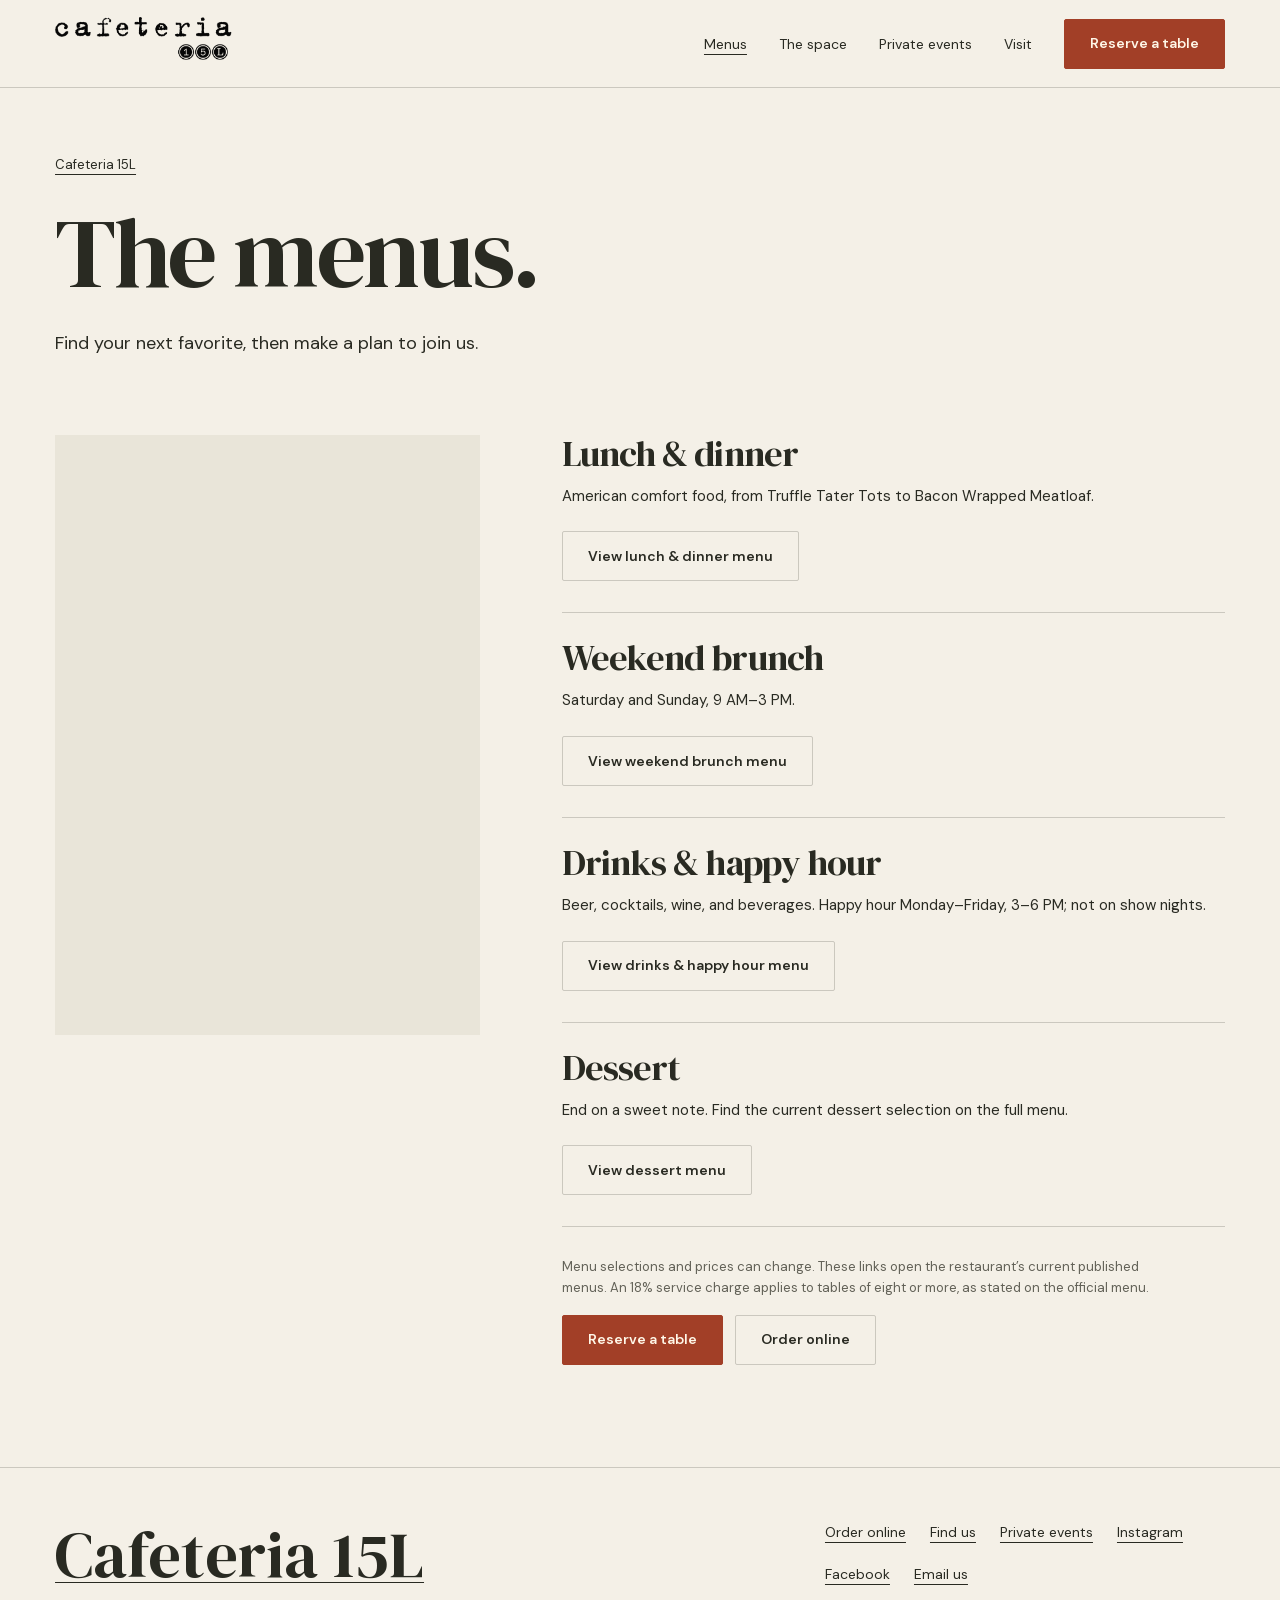
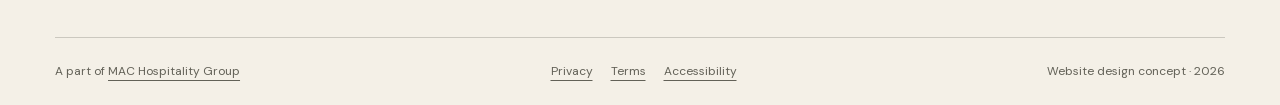
<file: menu/index.html>
<!doctype html><html lang="en"><head><meta charset="utf-8"><meta name="viewport" content="width=device-width,initial-scale=1"><meta name="robots" content="noindex,nofollow"><meta name="theme-color" content="#f4f0e7"><title>Menus | Cafeteria 15L</title><meta name="description" content="American classics, a sunlit patio, and a table with your name on it."><meta property="og:title" content="Cafeteria 15L · Menus"><meta property="og:description" content="American classics, a sunlit patio, and a table with your name on it."><link rel="icon" href="../assets/logo.webp"><link rel="stylesheet" href="../assets/styles.css"><script src="../assets/app.js" defer></script><script type="application/ld+json">{"@context": "https://schema.org", "@type": "Restaurant", "name": "Cafeteria 15L", "sameAs": "https://www.cafeteria15l.com/", "servesCuisine": "American", "address": ["1116 15th Street, Sacramento, CA 95814"]}</script></head><body class="cafeteria-15l"><div class="shell"><a class="skip" href="#main">Skip to content</a><header class="site-header"><a class="brand" href="../index.html" aria-label="Cafeteria 15L home"><img src="../assets/logo.webp" alt="Cafeteria 15L" width="180" height="65"></a><nav id="main-nav" class="main-nav" aria-label="Main navigation"><a href="../menu/" aria-current="page">Menus</a><a href="../gallery/">The space</a><a href="../private-events/">Private events</a><a href="../visit/">Visit</a><a class="button" href="https://tables.toasttab.com/restaurants/cb86be41-ce69-43df-a50e-dd5b17355a69/findTime">Reserve a table</a></nav><button class="menu-toggle" aria-expanded="false" aria-controls="main-nav">Menu</button></header><main id="main"><div class="page-head"><a class="back-home" href="../index.html">Cafeteria 15L</a><h1>The menus.</h1><p>Find your next favorite, then make a plan to join us.</p></div><section class="section menu-layout"><div class="photo"><img src="../assets/ay3a4782-scaled-jpg-1800.webp" srcset="../assets/ay3a4782-scaled-jpg-600.webp 600w, ../assets/ay3a4782-scaled-jpg-1100.webp 1100w, ../assets/ay3a4782-scaled-jpg-1800.webp 1800w" sizes="(max-width:650px) calc(100vw - 44px), (max-width:1100px) 60vw, 1000px" width="2560" height="1708" alt="Bacon Wrapped Meatloaf" loading="lazy" decoding="async"></div><div><div class="menu-list"><article class="menu-item"><h2>Lunch &amp; dinner</h2><p>American comfort food, from Truffle Tater Tots to Bacon Wrapped Meatloaf.</p><a class="button secondary" href="https://www.cafeteria15l.com/menu/">View lunch &amp; dinner menu</a></article><article class="menu-item"><h2>Weekend brunch</h2><p>Saturday and Sunday, 9 AM–3 PM.</p><a class="button secondary" href="https://www.cafeteria15l.com/menu/">View weekend brunch menu</a></article><article class="menu-item"><h2>Drinks &amp; happy hour</h2><p>Beer, cocktails, wine, and beverages. Happy hour Monday–Friday, 3–6 PM; not on show nights.</p><a class="button secondary" href="https://www.cafeteria15l.com/menu/">View drinks &amp; happy hour menu</a></article><article class="menu-item"><h2>Dessert</h2><p>End on a sweet note. Find the current dessert selection on the full menu.</p><a class="button secondary" href="https://www.cafeteria15l.com/menu/">View dessert menu</a></article></div><p class="note menu-note">Menu selections and prices can change. These links open the restaurant’s current published menus. An 18% service charge applies to tables of eight or more, as stated on the official menu.</p><div class="actions"><a class="button" href="https://tables.toasttab.com/restaurants/cb86be41-ce69-43df-a50e-dd5b17355a69/findTime">Reserve a table</a><a class="button secondary" href="../order-online/">Order online</a></div></div></section></main><footer class="site-footer"><div class="footer-top"><a class="footer-brand" href="../index.html">Cafeteria 15L</a><div class="footer-links"><a href="../order-online/">Order online</a><a href="../visit/">Find us</a><a href="../private-events/">Private events</a><a href="https://www.instagram.com/cafeteria15l/">Instagram</a><a href="https://www.facebook.com/cafeteria15L/">Facebook</a><a href="mailto:info@cafeteria15L.com">Email us</a></div></div><div class="footer-bottom"><span>A part of <a href="https://www.machospitalitygroup.com/">MAC Hospitality Group</a></span><div class="legal"><a href="https://www.cafeteria15l.com/privacy-policy/">Privacy</a><a href="https://www.cafeteria15l.com/terms-of-use/">Terms</a><a href="https://www.cafeteria15l.com/ada-accessibility/">Accessibility</a></div><span>Website design concept · 2026</span></div></footer></div></body></html>
</file>
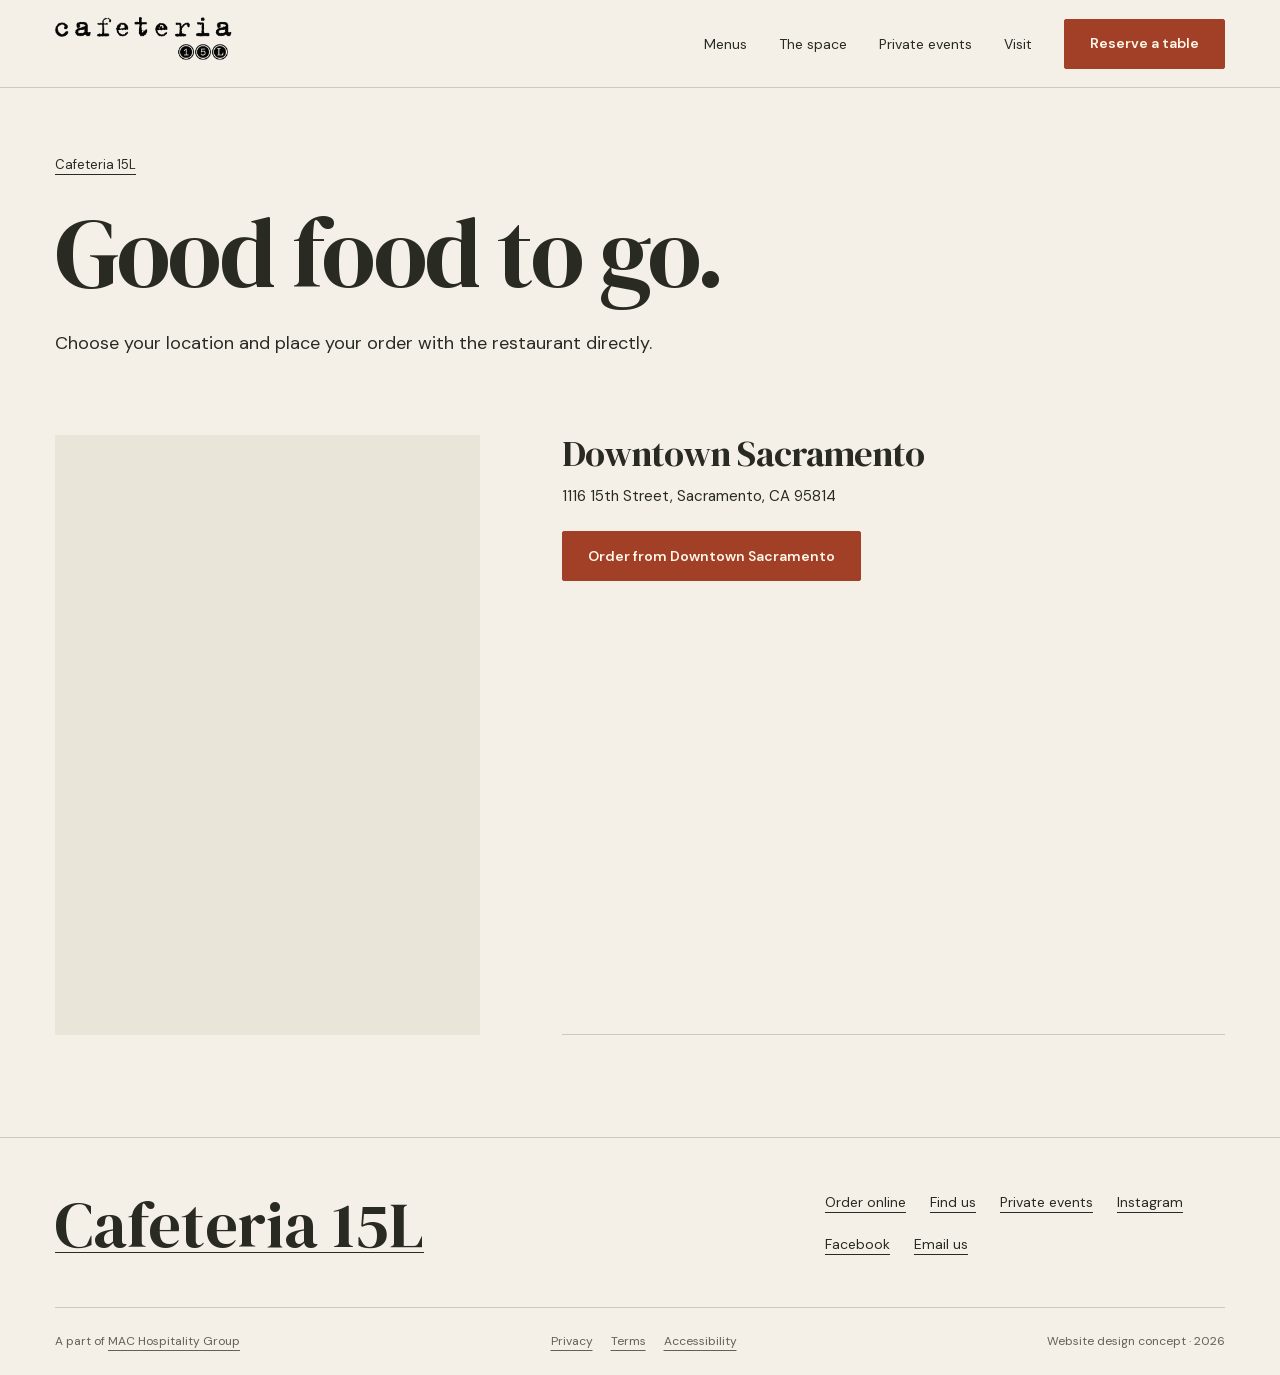
<file: order-online/index.html>
<!doctype html><html lang="en"><head><meta charset="utf-8"><meta name="viewport" content="width=device-width,initial-scale=1"><meta name="robots" content="noindex,nofollow"><meta name="theme-color" content="#f4f0e7"><title>Order online | Cafeteria 15L</title><meta name="description" content="American classics, a sunlit patio, and a table with your name on it."><meta property="og:title" content="Cafeteria 15L · Order online"><meta property="og:description" content="American classics, a sunlit patio, and a table with your name on it."><link rel="icon" href="../assets/logo.webp"><link rel="stylesheet" href="../assets/styles.css"><script src="../assets/app.js" defer></script><script type="application/ld+json">{"@context": "https://schema.org", "@type": "Restaurant", "name": "Cafeteria 15L", "sameAs": "https://www.cafeteria15l.com/", "servesCuisine": "American", "address": ["1116 15th Street, Sacramento, CA 95814"]}</script></head><body class="cafeteria-15l"><div class="shell"><a class="skip" href="#main">Skip to content</a><header class="site-header"><a class="brand" href="../index.html" aria-label="Cafeteria 15L home"><img src="../assets/logo.webp" alt="Cafeteria 15L" width="180" height="65"></a><nav id="main-nav" class="main-nav" aria-label="Main navigation"><a href="../menu/">Menus</a><a href="../gallery/">The space</a><a href="../private-events/">Private events</a><a href="../visit/">Visit</a><a class="button" href="https://tables.toasttab.com/restaurants/cb86be41-ce69-43df-a50e-dd5b17355a69/findTime">Reserve a table</a></nav><button class="menu-toggle" aria-expanded="false" aria-controls="main-nav">Menu</button></header><main id="main"><div class="page-head"><a class="back-home" href="../index.html">Cafeteria 15L</a><h1>Good food to go.</h1><p>Choose your location and place your order with the restaurant directly.</p></div><section class="section menu-layout"><div class="photo"><img src="../assets/ay3a4782-scaled-jpg-1800.webp" srcset="../assets/ay3a4782-scaled-jpg-600.webp 600w, ../assets/ay3a4782-scaled-jpg-1100.webp 1100w, ../assets/ay3a4782-scaled-jpg-1800.webp 1800w" sizes="(max-width:650px) calc(100vw - 44px), (max-width:1100px) 60vw, 1000px" width="2560" height="1708" alt="Bacon Wrapped Meatloaf" loading="lazy" decoding="async"></div><div class="menu-list"><article class="menu-item"><h2>Downtown Sacramento</h2><p>1116 15th Street, Sacramento, CA 95814</p><a class="button" href="https://www.cafeteria15l.com/order-online/">Order from Downtown Sacramento</a></article></div></section></main><footer class="site-footer"><div class="footer-top"><a class="footer-brand" href="../index.html">Cafeteria 15L</a><div class="footer-links"><a href="../order-online/">Order online</a><a href="../visit/">Find us</a><a href="../private-events/">Private events</a><a href="https://www.instagram.com/cafeteria15l/">Instagram</a><a href="https://www.facebook.com/cafeteria15L/">Facebook</a><a href="mailto:info@cafeteria15L.com">Email us</a></div></div><div class="footer-bottom"><span>A part of <a href="https://www.machospitalitygroup.com/">MAC Hospitality Group</a></span><div class="legal"><a href="https://www.cafeteria15l.com/privacy-policy/">Privacy</a><a href="https://www.cafeteria15l.com/terms-of-use/">Terms</a><a href="https://www.cafeteria15l.com/ada-accessibility/">Accessibility</a></div><span>Website design concept · 2026</span></div></footer></div></body></html>
</file>
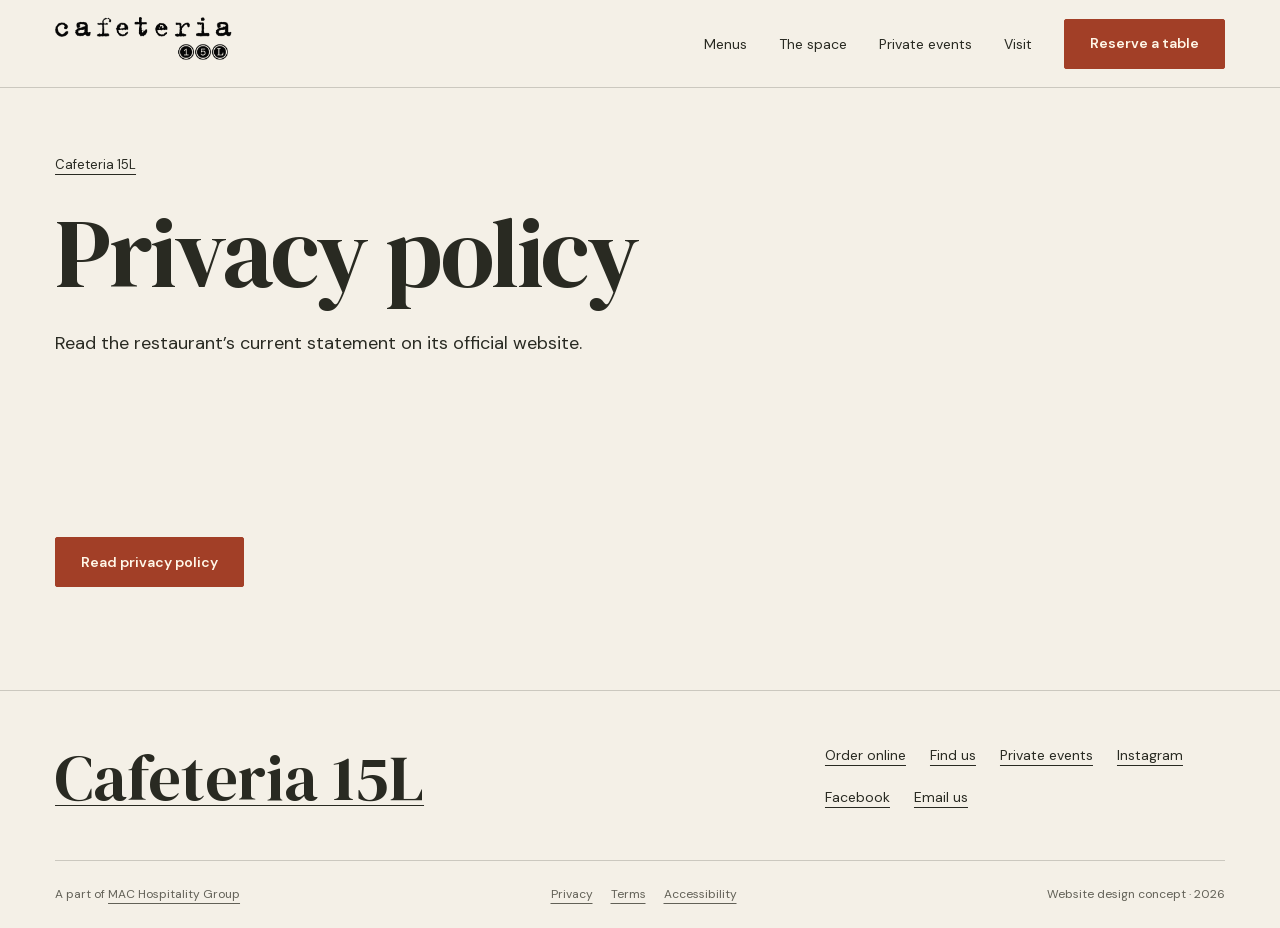
<file: privacy-policy/index.html>
<!doctype html><html lang="en"><head><meta charset="utf-8"><meta name="viewport" content="width=device-width,initial-scale=1"><meta name="robots" content="noindex,nofollow"><meta name="theme-color" content="#f4f0e7"><title>Privacy policy | Cafeteria 15L</title><meta name="description" content="American classics, a sunlit patio, and a table with your name on it."><meta property="og:title" content="Cafeteria 15L · Privacy policy"><meta property="og:description" content="American classics, a sunlit patio, and a table with your name on it."><link rel="icon" href="../assets/logo.webp"><link rel="stylesheet" href="../assets/styles.css"><script src="../assets/app.js" defer></script><script type="application/ld+json">{"@context": "https://schema.org", "@type": "Restaurant", "name": "Cafeteria 15L", "sameAs": "https://www.cafeteria15l.com/", "servesCuisine": "American", "address": ["1116 15th Street, Sacramento, CA 95814"]}</script></head><body class="cafeteria-15l"><div class="shell"><a class="skip" href="#main">Skip to content</a><header class="site-header"><a class="brand" href="../index.html" aria-label="Cafeteria 15L home"><img src="../assets/logo.webp" alt="Cafeteria 15L" width="180" height="65"></a><nav id="main-nav" class="main-nav" aria-label="Main navigation"><a href="../menu/">Menus</a><a href="../gallery/">The space</a><a href="../private-events/">Private events</a><a href="../visit/">Visit</a><a class="button" href="https://tables.toasttab.com/restaurants/cb86be41-ce69-43df-a50e-dd5b17355a69/findTime">Reserve a table</a></nav><button class="menu-toggle" aria-expanded="false" aria-controls="main-nav">Menu</button></header><main id="main"><div class="page-head"><a class="back-home" href="../index.html">Cafeteria 15L</a><h1>Privacy policy</h1><p>Read the restaurant’s current statement on its official website.</p></div><section class="section"><a class="button" href="https://www.cafeteria15l.com/privacy-policy/">Read privacy policy</a></section></main><footer class="site-footer"><div class="footer-top"><a class="footer-brand" href="../index.html">Cafeteria 15L</a><div class="footer-links"><a href="../order-online/">Order online</a><a href="../visit/">Find us</a><a href="../private-events/">Private events</a><a href="https://www.instagram.com/cafeteria15l/">Instagram</a><a href="https://www.facebook.com/cafeteria15L/">Facebook</a><a href="mailto:info@cafeteria15L.com">Email us</a></div></div><div class="footer-bottom"><span>A part of <a href="https://www.machospitalitygroup.com/">MAC Hospitality Group</a></span><div class="legal"><a href="https://www.cafeteria15l.com/privacy-policy/">Privacy</a><a href="https://www.cafeteria15l.com/terms-of-use/">Terms</a><a href="https://www.cafeteria15l.com/ada-accessibility/">Accessibility</a></div><span>Website design concept · 2026</span></div></footer></div></body></html>
</file>
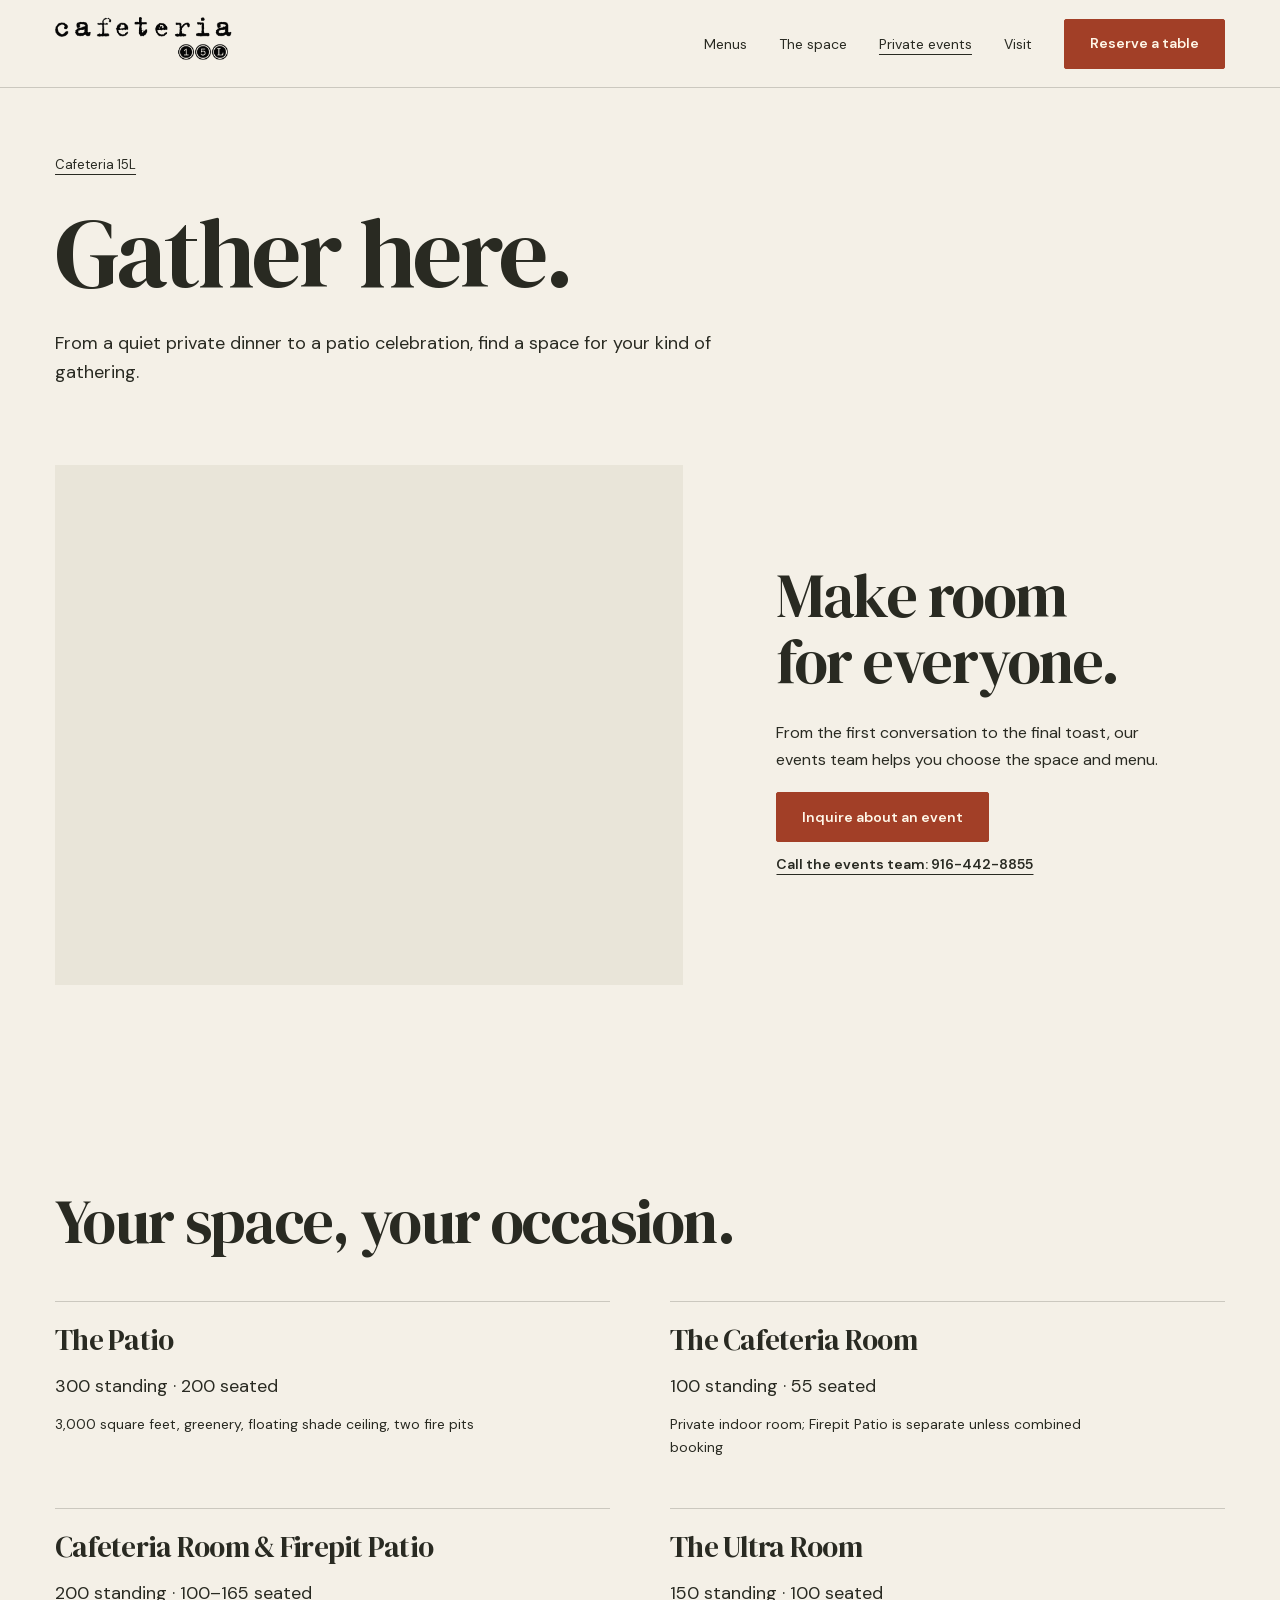
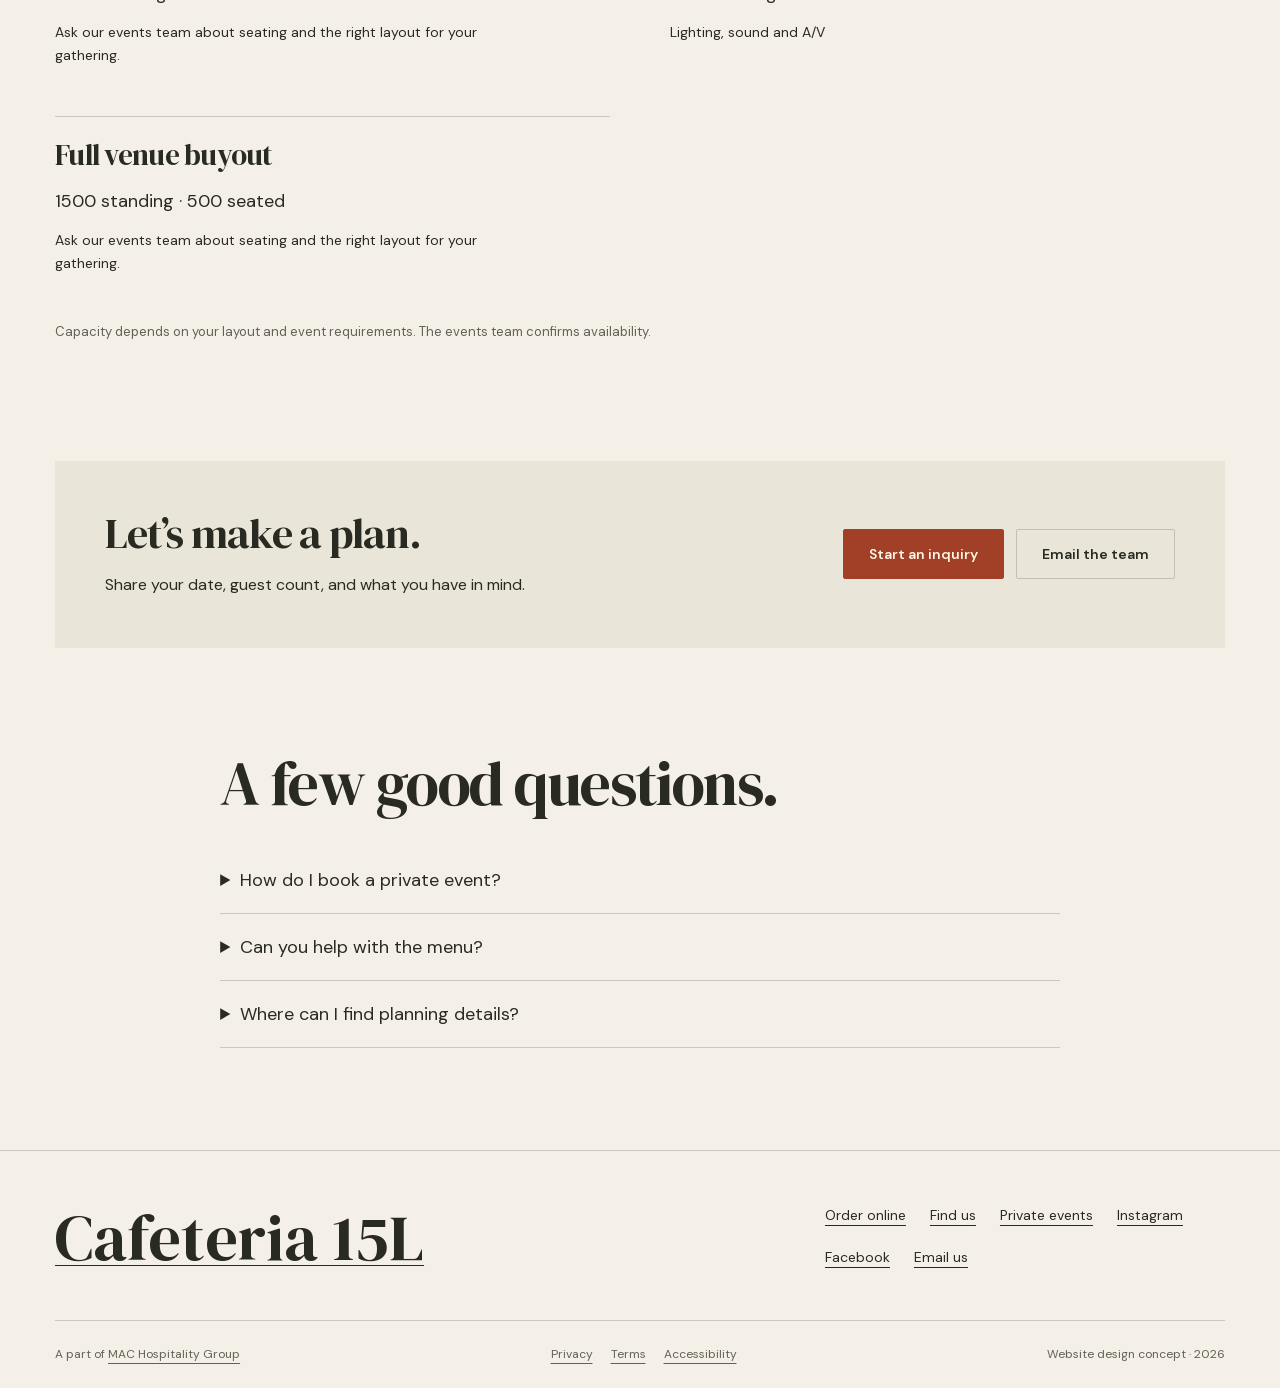
<file: private-events/index.html>
<!doctype html><html lang="en"><head><meta charset="utf-8"><meta name="viewport" content="width=device-width,initial-scale=1"><meta name="robots" content="noindex,nofollow"><meta name="theme-color" content="#f4f0e7"><title>Private events | Cafeteria 15L</title><meta name="description" content="American classics, a sunlit patio, and a table with your name on it."><meta property="og:title" content="Cafeteria 15L · Private events"><meta property="og:description" content="American classics, a sunlit patio, and a table with your name on it."><link rel="icon" href="../assets/logo.webp"><link rel="stylesheet" href="../assets/styles.css"><script src="../assets/app.js" defer></script><script type="application/ld+json">{"@context": "https://schema.org", "@type": "Restaurant", "name": "Cafeteria 15L", "sameAs": "https://www.cafeteria15l.com/", "servesCuisine": "American", "address": ["1116 15th Street, Sacramento, CA 95814"]}</script></head><body class="cafeteria-15l"><div class="shell"><a class="skip" href="#main">Skip to content</a><header class="site-header"><a class="brand" href="../index.html" aria-label="Cafeteria 15L home"><img src="../assets/logo.webp" alt="Cafeteria 15L" width="180" height="65"></a><nav id="main-nav" class="main-nav" aria-label="Main navigation"><a href="../menu/">Menus</a><a href="../gallery/">The space</a><a href="../private-events/" aria-current="page">Private events</a><a href="../visit/">Visit</a><a class="button" href="https://tables.toasttab.com/restaurants/cb86be41-ce69-43df-a50e-dd5b17355a69/findTime">Reserve a table</a></nav><button class="menu-toggle" aria-expanded="false" aria-controls="main-nav">Menu</button></header><main id="main"><div class="page-head"><a class="back-home" href="../index.html">Cafeteria 15L</a><h1>Gather here.</h1><p>From a quiet private dinner to a patio celebration, find a space for your kind of gathering.</p></div><section class="section event-lead"><div class="photo"><img src="../assets/cafeteria15l-63-1800.webp" srcset="../assets/cafeteria15l-63-600.webp 600w, ../assets/cafeteria15l-63-1100.webp 1100w, ../assets/cafeteria15l-63-1800.webp 1800w" sizes="(max-width:650px) calc(100vw - 44px), (max-width:1100px) 60vw, 1000px" width="1920" height="1080" alt="Private gatherings at Cafeteria 15L" loading="lazy" decoding="async"></div><div><h2>Make room for everyone.</h2><p>From the first conversation to the final toast, our events team helps you choose the space and menu.</p><a class="button" href="https://www.cafeteria15l.com/private-events/">Inquire about an event</a><a class="plain-link" href="tel:+19164428855">Call the events team: 916-442-8855</a></div></section><section class="section"><h2>Your space, your occasion.</h2><div class="room-list"><article class="room"><h3>The Patio</h3><p class="capacity">300 standing · 200 seated</p><p>3,000 square feet, greenery, floating shade ceiling, two fire pits</p></article><article class="room"><h3>The Cafeteria Room</h3><p class="capacity">100 standing · 55 seated</p><p>Private indoor room; Firepit Patio is separate unless combined booking</p></article><article class="room"><h3>Cafeteria Room &amp; Firepit Patio</h3><p class="capacity">200 standing · 100–165 seated</p><p>Ask our events team about seating and the right layout for your gathering.</p></article><article class="room"><h3>The Ultra Room</h3><p class="capacity">150 standing · 100 seated</p><p>Lighting, sound and A/V</p></article><article class="room"><h3>Full venue buyout</h3><p class="capacity">1500 standing · 500 seated</p><p>Ask our events team about seating and the right layout for your gathering.</p></article></div><p class="note menu-note">Capacity depends on your layout and event requirements. The events team confirms availability.</p></section><section class="event-contact"><div><h2>Let’s make a plan.</h2><p>Share your date, guest count, and what you have in mind.</p></div><div class="actions"><a class="button" href="https://www.cafeteria15l.com/private-events/">Start an inquiry</a><a class="button secondary" href="mailto:events@machospitalitygroup.com">Email the team</a></div></section><section class="section event-faq"><h2>A few good questions.</h2><details><summary>How do I book a private event?</summary><p>Use the inquiry link or call 916-442-8855. The team will confirm your date, space, menu and arrangements directly. An inquiry is not a confirmed booking.</p></details><details><summary>Can you help with the menu?</summary><p>Speak with the team about your group, food preferences, and dietary requirements. Menu options depend on your event and location.</p></details><details><summary>Where can I find planning details?</summary><p><a href="https://www.machospitalitygroup.com/planning-faq/">Read MAC Hospitality’s event planning FAQs</a> for current arrangements and requirements.</p></details></section></main><footer class="site-footer"><div class="footer-top"><a class="footer-brand" href="../index.html">Cafeteria 15L</a><div class="footer-links"><a href="../order-online/">Order online</a><a href="../visit/">Find us</a><a href="../private-events/">Private events</a><a href="https://www.instagram.com/cafeteria15l/">Instagram</a><a href="https://www.facebook.com/cafeteria15L/">Facebook</a><a href="mailto:info@cafeteria15L.com">Email us</a></div></div><div class="footer-bottom"><span>A part of <a href="https://www.machospitalitygroup.com/">MAC Hospitality Group</a></span><div class="legal"><a href="https://www.cafeteria15l.com/privacy-policy/">Privacy</a><a href="https://www.cafeteria15l.com/terms-of-use/">Terms</a><a href="https://www.cafeteria15l.com/ada-accessibility/">Accessibility</a></div><span>Website design concept · 2026</span></div></footer></div></body></html>
</file>
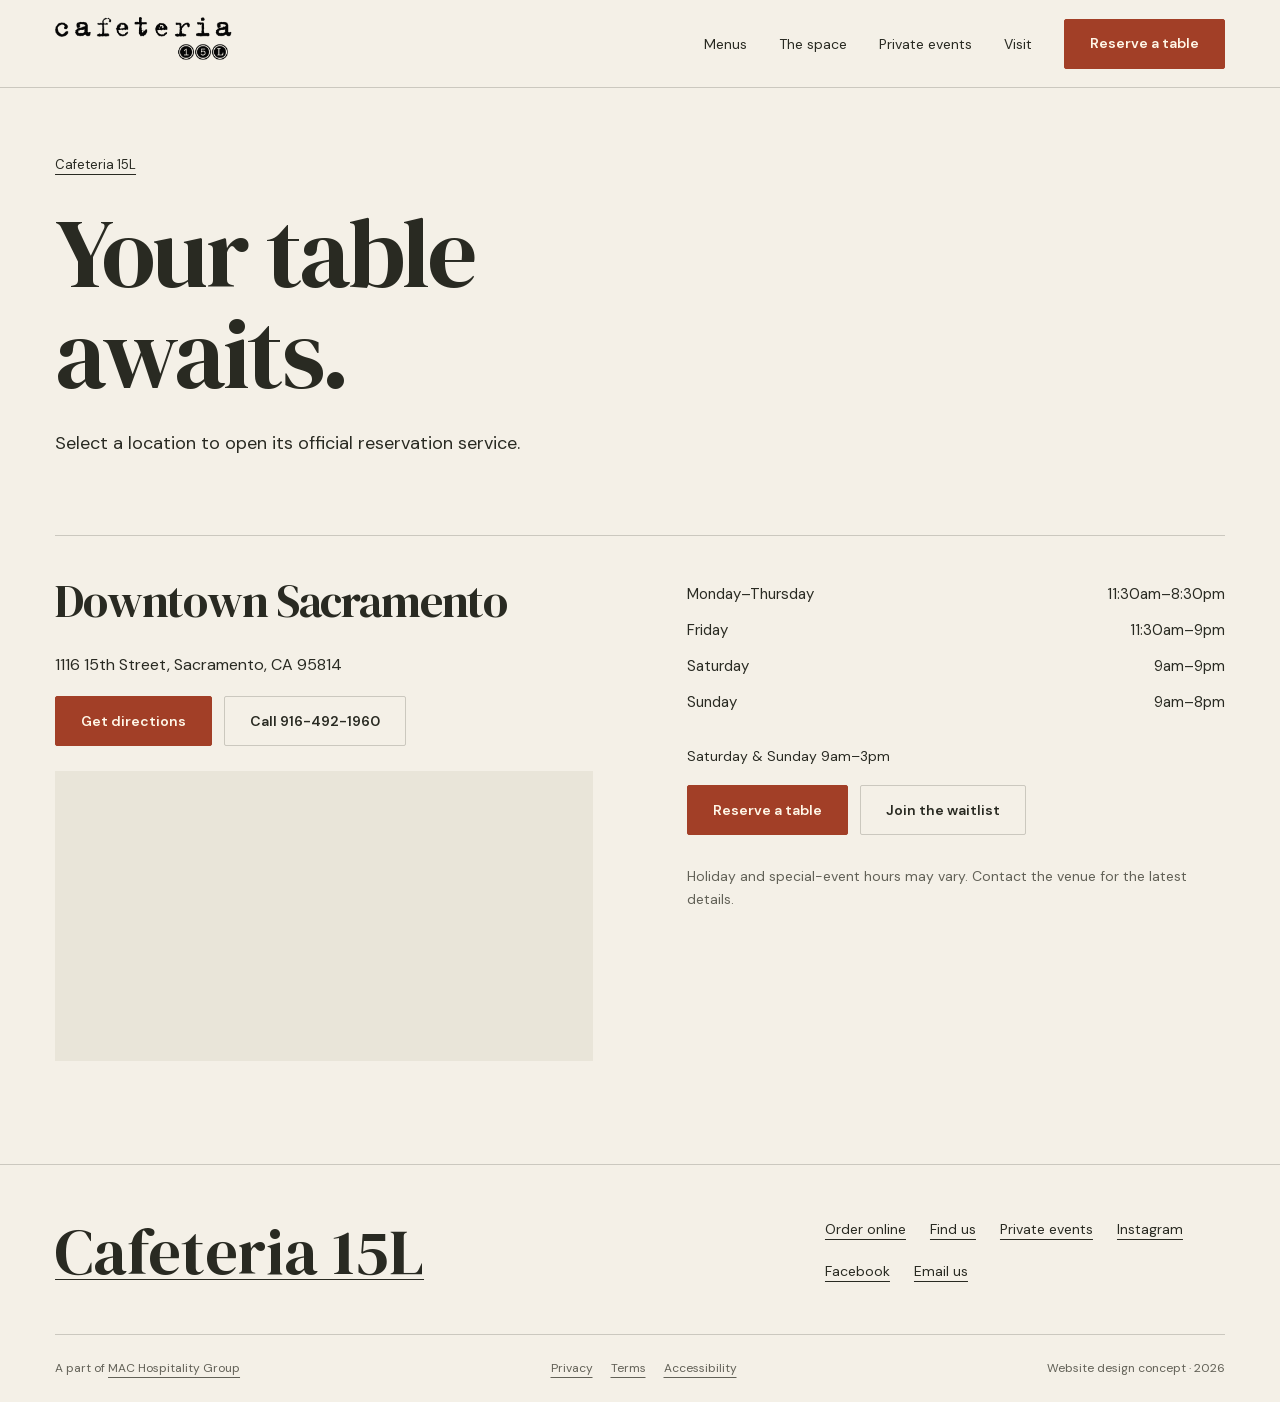
<file: reservations/index.html>
<!doctype html><html lang="en"><head><meta charset="utf-8"><meta name="viewport" content="width=device-width,initial-scale=1"><meta name="robots" content="noindex,nofollow"><meta name="theme-color" content="#f4f0e7"><title>Reservations | Cafeteria 15L</title><meta name="description" content="American classics, a sunlit patio, and a table with your name on it."><meta property="og:title" content="Cafeteria 15L · Reservations"><meta property="og:description" content="American classics, a sunlit patio, and a table with your name on it."><link rel="icon" href="../assets/logo.webp"><link rel="stylesheet" href="../assets/styles.css"><script src="../assets/app.js" defer></script><script type="application/ld+json">{"@context": "https://schema.org", "@type": "Restaurant", "name": "Cafeteria 15L", "sameAs": "https://www.cafeteria15l.com/", "servesCuisine": "American", "address": ["1116 15th Street, Sacramento, CA 95814"]}</script></head><body class="cafeteria-15l"><div class="shell"><a class="skip" href="#main">Skip to content</a><header class="site-header"><a class="brand" href="../index.html" aria-label="Cafeteria 15L home"><img src="../assets/logo.webp" alt="Cafeteria 15L" width="180" height="65"></a><nav id="main-nav" class="main-nav" aria-label="Main navigation"><a href="../menu/">Menus</a><a href="../gallery/">The space</a><a href="../private-events/">Private events</a><a href="../visit/">Visit</a><a class="button" href="https://tables.toasttab.com/restaurants/cb86be41-ce69-43df-a50e-dd5b17355a69/findTime">Reserve a table</a></nav><button class="menu-toggle" aria-expanded="false" aria-controls="main-nav">Menu</button></header><main id="main"><div class="page-head"><a class="back-home" href="../index.html">Cafeteria 15L</a><h1>Your table awaits.</h1><p>Select a location to open its official reservation service.</p></div><section class="section locations"><article class="location" id="location-1"><div><h2>Downtown Sacramento</h2><address>1116 15th Street, Sacramento, CA 95814</address><div class="actions"><a class="button" href="https://www.google.com/maps?cid=15700142467618480941">Get directions</a><a class="button secondary" href="tel:+19164921960">Call 916-492-1960</a></div><div class="location-photo"><div class="photo"><img src="../assets/15lmain-jpg-1800.webp" srcset="../assets/15lmain-jpg-600.webp 600w, ../assets/15lmain-jpg-1100.webp 1100w, ../assets/15lmain-jpg-1800.webp 1800w" sizes="(max-width:650px) calc(100vw - 44px), (max-width:1100px) 60vw, 1000px" width="1800" height="1200" alt="Inside Cafeteria 15L" loading="lazy" decoding="async"></div></div></div><div><table class="hours"><caption class="sr-only">Opening hours for Downtown Sacramento</caption><tbody><tr><td>Monday–Thursday</td><td>11:30am–8:30pm</td></tr><tr><td>Friday</td><td>11:30am–9pm</td></tr><tr><td>Saturday</td><td>9am–9pm</td></tr><tr><td>Sunday</td><td>9am–8pm</td></tr></tbody></table><p>Saturday &amp; Sunday 9am–3pm</p><div class="actions"><a class="button" href="https://tables.toasttab.com/restaurants/cb86be41-ce69-43df-a50e-dd5b17355a69/findTime">Reserve a table</a><a class="button secondary" href="https://tables.toasttab.com/restaurants/cb86be41-ce69-43df-a50e-dd5b17355a69/joinWaitlist">Join the waitlist</a></div><p class="note menu-note">Holiday and special-event hours may vary. Contact the venue for the latest details.</p></div></article></section></main><footer class="site-footer"><div class="footer-top"><a class="footer-brand" href="../index.html">Cafeteria 15L</a><div class="footer-links"><a href="../order-online/">Order online</a><a href="../visit/">Find us</a><a href="../private-events/">Private events</a><a href="https://www.instagram.com/cafeteria15l/">Instagram</a><a href="https://www.facebook.com/cafeteria15L/">Facebook</a><a href="mailto:info@cafeteria15L.com">Email us</a></div></div><div class="footer-bottom"><span>A part of <a href="https://www.machospitalitygroup.com/">MAC Hospitality Group</a></span><div class="legal"><a href="https://www.cafeteria15l.com/privacy-policy/">Privacy</a><a href="https://www.cafeteria15l.com/terms-of-use/">Terms</a><a href="https://www.cafeteria15l.com/ada-accessibility/">Accessibility</a></div><span>Website design concept · 2026</span></div></footer></div></body></html>
</file>
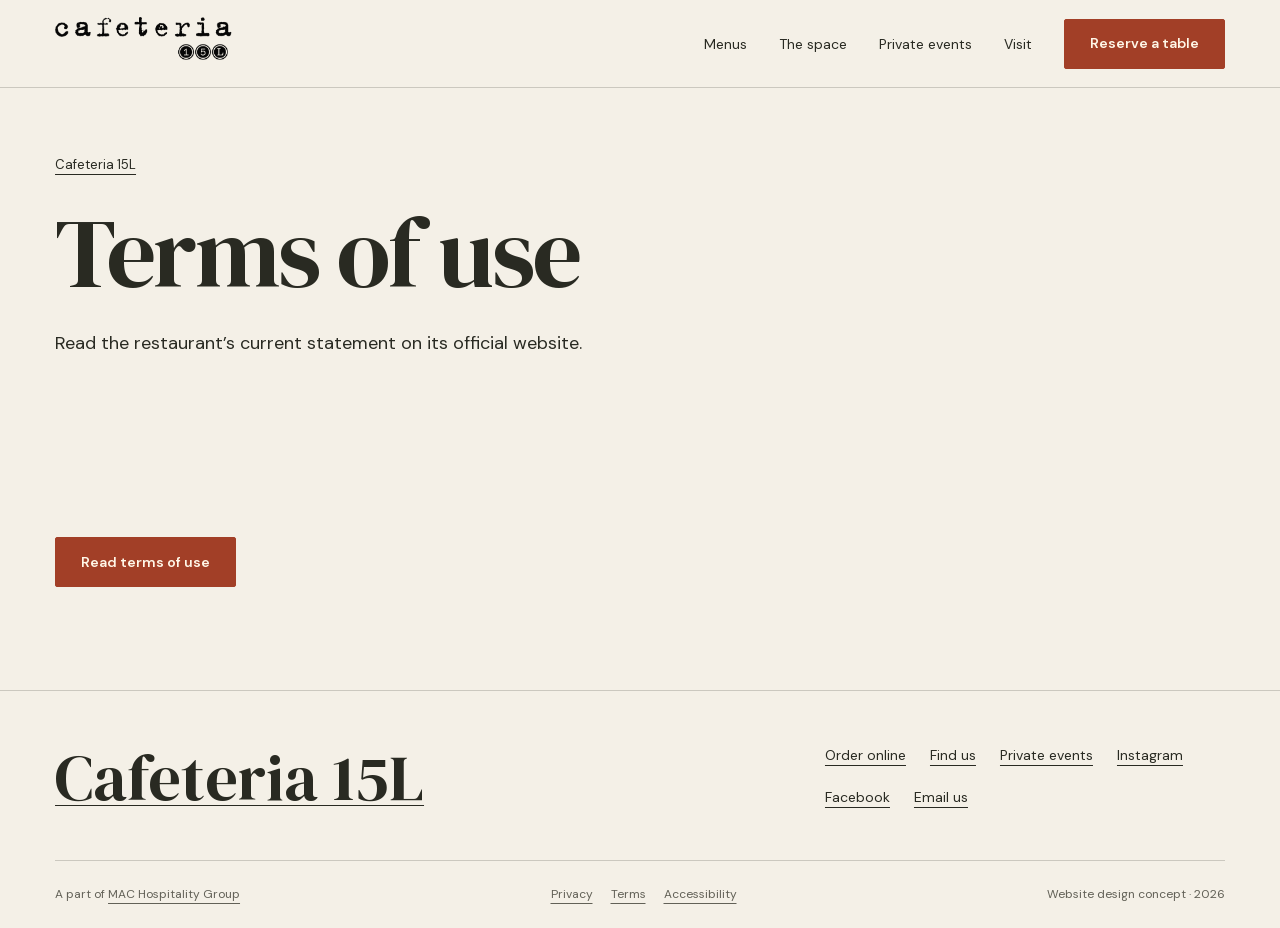
<file: terms-of-use/index.html>
<!doctype html><html lang="en"><head><meta charset="utf-8"><meta name="viewport" content="width=device-width,initial-scale=1"><meta name="robots" content="noindex,nofollow"><meta name="theme-color" content="#f4f0e7"><title>Terms of use | Cafeteria 15L</title><meta name="description" content="American classics, a sunlit patio, and a table with your name on it."><meta property="og:title" content="Cafeteria 15L · Terms of use"><meta property="og:description" content="American classics, a sunlit patio, and a table with your name on it."><link rel="icon" href="../assets/logo.webp"><link rel="stylesheet" href="../assets/styles.css"><script src="../assets/app.js" defer></script><script type="application/ld+json">{"@context": "https://schema.org", "@type": "Restaurant", "name": "Cafeteria 15L", "sameAs": "https://www.cafeteria15l.com/", "servesCuisine": "American", "address": ["1116 15th Street, Sacramento, CA 95814"]}</script></head><body class="cafeteria-15l"><div class="shell"><a class="skip" href="#main">Skip to content</a><header class="site-header"><a class="brand" href="../index.html" aria-label="Cafeteria 15L home"><img src="../assets/logo.webp" alt="Cafeteria 15L" width="180" height="65"></a><nav id="main-nav" class="main-nav" aria-label="Main navigation"><a href="../menu/">Menus</a><a href="../gallery/">The space</a><a href="../private-events/">Private events</a><a href="../visit/">Visit</a><a class="button" href="https://tables.toasttab.com/restaurants/cb86be41-ce69-43df-a50e-dd5b17355a69/findTime">Reserve a table</a></nav><button class="menu-toggle" aria-expanded="false" aria-controls="main-nav">Menu</button></header><main id="main"><div class="page-head"><a class="back-home" href="../index.html">Cafeteria 15L</a><h1>Terms of use</h1><p>Read the restaurant’s current statement on its official website.</p></div><section class="section"><a class="button" href="https://www.cafeteria15l.com/terms-of-use/">Read terms of use</a></section></main><footer class="site-footer"><div class="footer-top"><a class="footer-brand" href="../index.html">Cafeteria 15L</a><div class="footer-links"><a href="../order-online/">Order online</a><a href="../visit/">Find us</a><a href="../private-events/">Private events</a><a href="https://www.instagram.com/cafeteria15l/">Instagram</a><a href="https://www.facebook.com/cafeteria15L/">Facebook</a><a href="mailto:info@cafeteria15L.com">Email us</a></div></div><div class="footer-bottom"><span>A part of <a href="https://www.machospitalitygroup.com/">MAC Hospitality Group</a></span><div class="legal"><a href="https://www.cafeteria15l.com/privacy-policy/">Privacy</a><a href="https://www.cafeteria15l.com/terms-of-use/">Terms</a><a href="https://www.cafeteria15l.com/ada-accessibility/">Accessibility</a></div><span>Website design concept · 2026</span></div></footer></div></body></html>
</file>
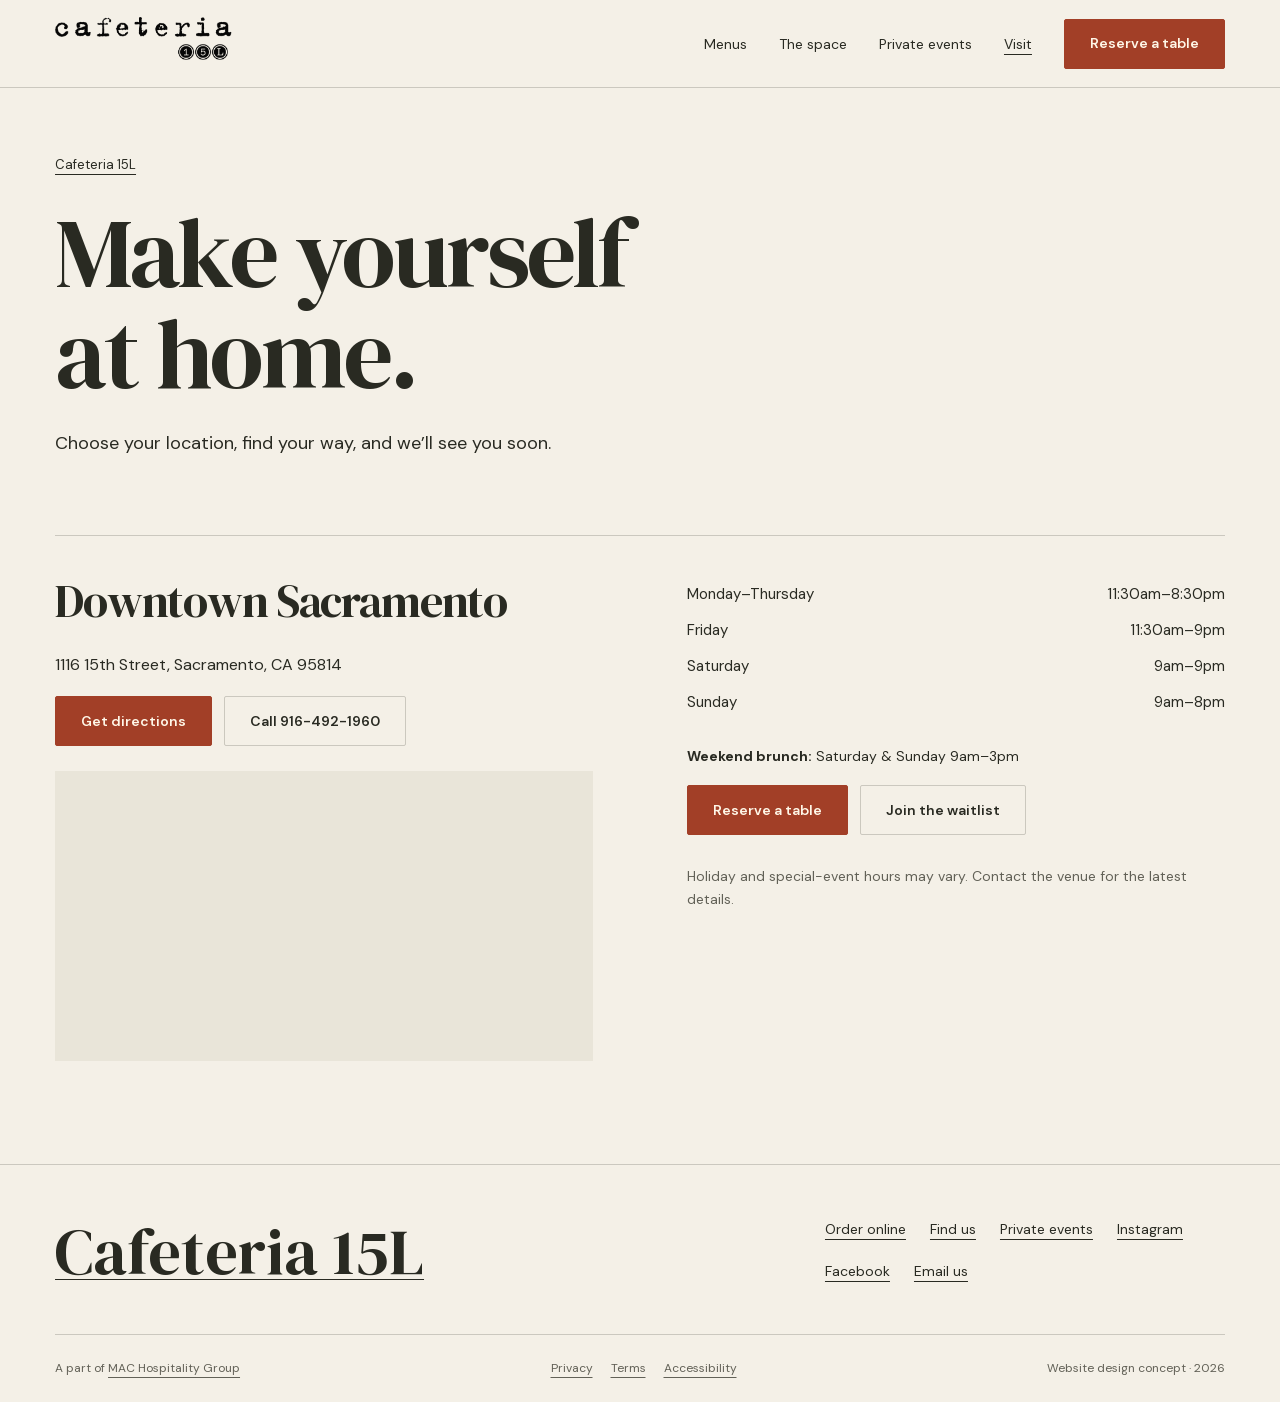
<file: visit/index.html>
<!doctype html><html lang="en"><head><meta charset="utf-8"><meta name="viewport" content="width=device-width,initial-scale=1"><meta name="robots" content="noindex,nofollow"><meta name="theme-color" content="#f4f0e7"><title>Visit | Cafeteria 15L</title><meta name="description" content="American classics, a sunlit patio, and a table with your name on it."><meta property="og:title" content="Cafeteria 15L · Visit"><meta property="og:description" content="American classics, a sunlit patio, and a table with your name on it."><link rel="icon" href="../assets/logo.webp"><link rel="stylesheet" href="../assets/styles.css"><script src="../assets/app.js" defer></script><script type="application/ld+json">{"@context": "https://schema.org", "@type": "Restaurant", "name": "Cafeteria 15L", "sameAs": "https://www.cafeteria15l.com/", "servesCuisine": "American", "address": ["1116 15th Street, Sacramento, CA 95814"]}</script></head><body class="cafeteria-15l"><div class="shell"><a class="skip" href="#main">Skip to content</a><header class="site-header"><a class="brand" href="../index.html" aria-label="Cafeteria 15L home"><img src="../assets/logo.webp" alt="Cafeteria 15L" width="180" height="65"></a><nav id="main-nav" class="main-nav" aria-label="Main navigation"><a href="../menu/">Menus</a><a href="../gallery/">The space</a><a href="../private-events/">Private events</a><a href="../visit/" aria-current="page">Visit</a><a class="button" href="https://tables.toasttab.com/restaurants/cb86be41-ce69-43df-a50e-dd5b17355a69/findTime">Reserve a table</a></nav><button class="menu-toggle" aria-expanded="false" aria-controls="main-nav">Menu</button></header><main id="main"><div class="page-head"><a class="back-home" href="../index.html">Cafeteria 15L</a><h1>Make yourself at home.</h1><p>Choose your location, find your way, and we’ll see you soon.</p></div><section class="section locations"><article class="location" id="location-1"><div><h2>Downtown Sacramento</h2><address>1116 15th Street, Sacramento, CA 95814</address><div class="actions"><a class="button" href="https://www.google.com/maps?cid=15700142467618480941">Get directions</a><a class="button secondary" href="tel:+19164921960">Call 916-492-1960</a></div><div class="location-photo"><div class="photo"><img src="../assets/15lmain-jpg-1800.webp" srcset="../assets/15lmain-jpg-600.webp 600w, ../assets/15lmain-jpg-1100.webp 1100w, ../assets/15lmain-jpg-1800.webp 1800w" sizes="(max-width:650px) calc(100vw - 44px), (max-width:1100px) 60vw, 1000px" width="1800" height="1200" alt="Inside Cafeteria 15L" loading="lazy" decoding="async"></div></div></div><div><table class="hours"><caption class="sr-only">Opening hours for Downtown Sacramento</caption><tbody><tr><td>Monday–Thursday</td><td>11:30am–8:30pm</td></tr><tr><td>Friday</td><td>11:30am–9pm</td></tr><tr><td>Saturday</td><td>9am–9pm</td></tr><tr><td>Sunday</td><td>9am–8pm</td></tr></tbody></table><p><strong>Weekend brunch:</strong> Saturday &amp; Sunday 9am–3pm</p><div class="actions"><a class="button" href="https://tables.toasttab.com/restaurants/cb86be41-ce69-43df-a50e-dd5b17355a69/findTime">Reserve a table</a><a class="button secondary" href="https://tables.toasttab.com/restaurants/cb86be41-ce69-43df-a50e-dd5b17355a69/joinWaitlist">Join the waitlist</a></div><p class="note menu-note">Holiday and special-event hours may vary. Contact the venue for the latest details.</p></div></article></section></main><footer class="site-footer"><div class="footer-top"><a class="footer-brand" href="../index.html">Cafeteria 15L</a><div class="footer-links"><a href="../order-online/">Order online</a><a href="../visit/">Find us</a><a href="../private-events/">Private events</a><a href="https://www.instagram.com/cafeteria15l/">Instagram</a><a href="https://www.facebook.com/cafeteria15L/">Facebook</a><a href="mailto:info@cafeteria15L.com">Email us</a></div></div><div class="footer-bottom"><span>A part of <a href="https://www.machospitalitygroup.com/">MAC Hospitality Group</a></span><div class="legal"><a href="https://www.cafeteria15l.com/privacy-policy/">Privacy</a><a href="https://www.cafeteria15l.com/terms-of-use/">Terms</a><a href="https://www.cafeteria15l.com/ada-accessibility/">Accessibility</a></div><span>Website design concept · 2026</span></div></footer></div></body></html>
</file>
<file: assets/styles.css>
@import url('./fonts/fonts.css');
:root{--paper:#f4f0e7;--ink:#292a22;--muted:#626157;--accent:#a23f27;--on-accent:#fff7e8;--line:#292a2233;--panel:#e9e5d9;--display:'DM Serif Display',Georgia,serif;--body:'DM Sans',sans-serif;--gutter:clamp(22px,4.3vw,76px);--space:clamp(64px,8vw,128px);font-family:var(--body);font-size:16px;color:var(--ink);background:var(--paper);color-scheme:light;scroll-behavior:smooth;scroll-padding-top:100px}
*{box-sizing:border-box}body{margin:0;background:var(--paper);color:var(--ink)}button,input,select{font:inherit}a{color:inherit;text-decoration-thickness:1px;text-underline-offset:5px}button,a{-webkit-tap-highlight-color:transparent}button{cursor:pointer}button:disabled{cursor:default;opacity:.45}a,button{touch-action:manipulation}img{display:block;max-width:100%;height:auto}::selection{background:var(--accent);color:var(--on-accent)}:focus-visible{outline:3px solid var(--accent);outline-offset:5px}body{scrollbar-color:var(--accent) var(--paper)}p{line-height:1.65;margin:0 0 1.2em;max-width:62ch}h1,h2,h3{font-family:var(--display);font-weight:400;margin:0;text-wrap:balance;letter-spacing:-.025em}h1{font-size:clamp(56px,7.7vw,112px);line-height:1.02}h2{font-size:clamp(38px,4.8vw,70px);line-height:1.08}h3{font-size:clamp(27px,3vw,42px);line-height:1.14}figure{margin:0}.skip{position:fixed;z-index:100;top:-100px;left:20px;background:var(--accent);color:var(--on-accent);padding:15px}.skip:focus{top:12px}.shell{max-width:1800px;margin:auto}.site-header{height:88px;padding:0 var(--gutter);display:flex;align-items:center;gap:40px;border-bottom:1px solid var(--line);position:relative;z-index:30;background:var(--paper)}.brand{flex-shrink:0;display:flex;align-items:center;text-decoration:none}.brand img{width:155px;max-height:59px;object-fit:contain;object-position:left center}.main-nav{display:flex;align-items:center;gap:32px;margin-left:auto}.main-nav a{font-size:14px;text-decoration:none;white-space:nowrap;padding:15px 0}.main-nav a:hover,.main-nav a[aria-current]{text-decoration:underline}.button,.main-nav .button{display:inline-flex;align-items:center;justify-content:center;gap:10px;padding:15px 25px;min-height:50px;background:var(--accent);color:var(--on-accent);border:1px solid var(--accent);border-radius:2px;font-family:var(--body);font-size:14px;font-weight:600;line-height:1.2;text-decoration:none;white-space:nowrap;transition:background .2s,transform .2s}.button:hover{filter:brightness(1.08);transform:translateY(-2px)}.button:active{transform:translateY(0)}.button.secondary{background:transparent;color:var(--ink);border-color:var(--line)}.button.secondary:hover{border-color:var(--ink);filter:none}.button:focus-visible{outline-color:var(--ink)}.menu-toggle{display:none;background:transparent;color:var(--ink);border:1px solid var(--line);border-radius:2px;min-height:44px;padding:10px 14px}.actions{display:flex;gap:12px;flex-wrap:wrap;align-items:center}.plain-link{display:inline-block;font-size:14px;font-weight:600;padding:13px 0}.place-line{display:flex;justify-content:space-between;gap:20px;font-size:12px;letter-spacing:.04em;border-bottom:1px solid var(--line);padding:18px 0;margin-bottom:30px}.hero{position:relative}.hero img{width:100%;height:100%;object-fit:cover}.hero .intro{font-size:17px;max-width:35ch;margin:25px 0}.photo{overflow:hidden;background:var(--panel)}.photo img{width:100%;height:100%;object-fit:cover}.section{padding:var(--space) var(--gutter)}.section-title{margin-bottom:42px;max-width:15ch}.section-title+p{margin-top:-18px;margin-bottom:40px}.text-link{font-size:14px;font-weight:600}.intro-section{display:grid;grid-template-columns:.8fr 1fr;gap:10%;align-items:start}.intro-section h2{max-width:12ch}.intro-section p{font-size:20px}.food-grid{display:grid;grid-template-columns:1.3fr 1fr .85fr;gap:28px;align-items:start}.food-card:nth-child(2){margin-top:70px}.food-card:nth-child(3){margin-top:140px}.food-card .photo{aspect-ratio:4/5}.food-card:nth-child(1) .photo{aspect-ratio:1.05}.food-card h3{margin:22px 0 8px;font-size:30px}.food-card p{font-size:14px;max-width:30ch}.food-card a{display:inline-block;padding:9px 0}.gathering{display:grid;grid-template-columns:1.2fr 1fr;gap:0;padding-top:0}.gathering .photo{min-height:520px}.gathering-copy{padding:clamp(32px,5vw,80px);background:var(--panel);display:flex;flex-direction:column;justify-content:center;align-items:flex-start}.gathering h2{max-width:10ch;margin-bottom:26px}.gathering p{max-width:35ch}.wide-photo{height:clamp(280px,44vw,700px);margin:0 var(--gutter)}.visit-preview{display:grid;grid-template-columns:1.2fr 1fr;gap:12%;border-top:1px solid var(--line)}.visit-preview h2{max-width:12ch}.visit-preview .locations-small{display:grid;gap:28px}.location-mini h3{font-size:28px;margin-bottom:10px}.location-mini p{font-size:15px;margin-bottom:8px}.site-footer{padding:55px var(--gutter) 26px;border-top:1px solid var(--line)}.footer-top{display:flex;justify-content:space-between;align-items:flex-start;gap:40px}.footer-brand{font-family:var(--display);font-size:clamp(38px,5vw,80px);line-height:1;max-width:50%}.footer-links{display:flex;gap:24px;flex-wrap:wrap;max-width:400px;font-size:14px}.footer-bottom{display:flex;gap:20px;justify-content:space-between;flex-wrap:wrap;border-top:1px solid var(--line);padding-top:25px;margin-top:50px;font-size:12px;color:var(--muted)}.footer-bottom .legal{display:flex;gap:18px;flex-wrap:wrap}.page-head{padding:65px var(--gutter) 55px}.page-head h1{max-width:14ch}.page-head p{margin-top:25px;font-size:18px;max-width:55ch}.back-home{font-size:13px;display:inline-block;margin-bottom:30px}.menu-layout{display:grid;grid-template-columns:.8fr 1.25fr;gap:7%;padding-top:0}.menu-layout .photo{height:600px;position:sticky;top:20px}.menu-list{display:grid;gap:0}.menu-item{padding:26px 0;border-bottom:1px solid var(--line)}.menu-item:first-child{padding-top:0}.menu-item h2{font-size:36px;margin-bottom:10px}.menu-item p{font-size:15px}.menu-item .button{margin:5px 0}.note{font-size:13px;color:var(--muted);line-height:1.6}.menu-note{margin-top:30px}.gallery-grid{display:grid;grid-template-columns:1.2fr .8fr;gap:30px;align-items:start;padding-top:0}.gallery-item{border:0;background:none;color:var(--ink);padding:0;text-align:left;display:block;width:100%}.gallery-item:nth-child(even){margin-top:85px}.gallery-item .photo{aspect-ratio:4/3}.gallery-item:nth-child(3n+2) .photo{aspect-ratio:4/5}.gallery-item img{transition:transform .4s}.gallery-item:hover img{transform:scale(1.035)}.gallery-item span{display:block;margin-top:12px;font-size:14px}.lightbox{border:1px solid var(--line);padding:20px;background:var(--paper);color:var(--ink);width:min(1100px,94vw);max-height:94dvh}.lightbox::backdrop{background:#090909e8}.lightbox img{height:min(68dvh,720px);max-width:100%;width:100%;object-fit:contain}.lightbox-controls{display:flex;gap:12px;align-items:center;justify-content:space-between;margin-top:18px}.lightbox-controls button{border:1px solid var(--line);background:transparent;color:var(--ink);padding:12px 17px;min-height:44px}.lightbox-caption{font-size:14px;margin:15px 0 0}.lightbox-count{font-size:13px}.event-lead{display:grid;grid-template-columns:1.4fr 1fr;gap:8%;align-items:center;padding-top:0}.event-lead .photo{height:520px}.event-lead h2{margin-bottom:25px}.event-lead p{max-width:35ch}.room-list{display:grid;grid-template-columns:repeat(2,1fr);gap:32px 60px;margin-top:45px}.room{padding-top:22px;border-top:1px solid var(--line)}.room h3{font-size:29px;margin-bottom:15px}.room .capacity{font-size:18px;margin-bottom:12px}.room p{font-size:14px;max-width:44ch}.event-contact{background:var(--panel);margin:0 var(--gutter);padding:50px;display:flex;justify-content:space-between;gap:40px;align-items:center}.event-contact h2{font-size:42px;margin-bottom:16px}.event-contact p{margin-bottom:0}.event-faq{max-width:950px;margin:auto}.event-faq h2{margin-bottom:30px}details{border-bottom:1px solid var(--line);padding:21px 0}summary{font-size:18px;cursor:pointer;list-style-position:outside;margin-left:20px}details p{padding:20px 0 0;margin:0;font-size:15px;max-width:55ch}.locations{display:grid;gap:70px;padding-top:0}.location{display:grid;grid-template-columns:1fr 1fr;gap:8%;padding-top:40px;border-top:1px solid var(--line)}.location h2{margin-bottom:25px;font-size:46px}.location address{font-style:normal;line-height:1.7;margin-bottom:18px}.location .hours{width:100%;border-collapse:collapse;margin-bottom:25px}.hours td{padding:8px 0;font-size:15px;vertical-align:top}.hours td:last-child{text-align:right;padding-left:20px;font-variant-numeric:tabular-nums}.location p{font-size:14px}.location-photo{height:290px;margin-top:25px}.location-nav{display:flex;gap:10px;flex-wrap:wrap;margin-top:30px}.calendar-feature{display:grid;grid-template-columns:1fr 1fr;gap:7%;padding-top:0;align-items:center}.calendar-feature .photo{height:580px}.calendar-feature h2{margin-bottom:25px}.calendar-feature p{max-width:37ch}.news-list{display:grid;grid-template-columns:1fr 1fr;gap:50px}.news-list article{border-top:1px solid var(--line);padding-top:25px}.news-list h3{margin-bottom:20px}.not-found{min-height:60dvh;display:flex;flex-direction:column;justify-content:center;align-items:flex-start;gap:25px}
/* Cafeteria: an airy, typographic invitation framed by the actual marquee room. */
.cafeteria-15l .hero{padding:0 var(--gutter) 48px}.cafeteria-15l .cafe-hero-grid{display:grid;grid-template-columns:.85fr 1.4fr;gap:6%;align-items:center}.cafeteria-15l .hero h1{font-size:clamp(48px,5vw,76px);max-width:12ch}.cafeteria-15l .hero .photo{height:clamp(420px,42vw,630px)}.cafeteria-15l .hero .photo img{object-position:50% 50%}.cafe-signoff{font-family:var(--display);font-size:clamp(25px,3vw,42px);margin:28px 0 0;line-height:1.15}.cafeteria-15l .brand img{width:180px}.cafeteria-15l .food-section{background:#efebe0}
/* MIX: dark rooftop photography, terse club typography, ember actions. */
.mix-downtown{--paper:#161716;--ink:#f1f0e8;--muted:#bbbeb7;--accent:#ef8758;--on-accent:#181715;--line:#f1f0e82e;--panel:#22231f;--display:'Space Grotesk',sans-serif;color-scheme:dark}.mix-downtown h1,.mix-downtown h2{font-weight:500;letter-spacing:-.04em}.mix-downtown .brand img{width:65px;max-height:64px}.mix-downtown .site-header{border-bottom:none}.mix-downtown .hero{margin:0 24px;min-height:650px;height:min(760px,calc(100svh - 112px));isolation:isolate;display:flex;align-items:flex-end;padding:52px}.mix-downtown .hero>.photo{position:absolute;inset:0;z-index:-2}.mix-downtown .hero>.photo img{object-position:50% 45%}.mix-downtown .hero:after{content:'';position:absolute;inset:0;z-index:-1;background:linear-gradient(90deg,#070707b0,#07070715),linear-gradient(0deg,#070707b0,transparent 65%)}.mix-downtown .hero h1{font-size:clamp(58px,8.9vw,132px);line-height:.96;max-width:8ch}.mix-downtown .hero .intro{font-size:17px;max-width:37ch;margin-top:24px}.mix-downtown .hero-note{position:absolute;right:40px;bottom:45px;max-width:160px;font-size:13px;line-height:1.7}.mix-downtown .food-grid{grid-template-columns:1.2fr 1fr}.mix-downtown .food-card:nth-child(2){margin-top:100px}.mix-downtown .food-card h3{font-family:var(--display);font-size:32px}.mix-downtown .gathering{grid-template-columns:1.35fr 1fr}.mix-downtown .button:focus-visible{outline-color:var(--ink)}
/* Más: food-led poster scale, hot clay paper, agave ink. */
.mas-taco-bar{--paper:#f4bc87;--ink:#123d36;--muted:#34574a;--accent:#16483b;--on-accent:#fff5de;--line:#123d3640;--panel:#efac73;--display:'Archivo Black',sans-serif}.mas-taco-bar h1,.mas-taco-bar h2,.mas-taco-bar h3{text-transform:uppercase;letter-spacing:-.04em}.mas-taco-bar .site-header{background:var(--accent);color:var(--on-accent);border-bottom:0}.mas-taco-bar .site-header .button{background:var(--paper);color:var(--ink);border-color:var(--paper)}.mas-taco-bar .site-header .menu-toggle{border-color:#fff5de66;color:var(--on-accent)}.mas-taco-bar .brand img{width:135px;max-height:65px}.mas-taco-bar .hero{padding:25px var(--gutter) 60px}.mas-heading{display:flex;justify-content:space-between;gap:45px;align-items:flex-end;margin:8px 0 25px}.mas-heading h1{font-size:clamp(66px,10vw,148px);line-height:1;max-width:10ch}.mas-heading .intro{max-width:24ch!important;margin:0 0 12px!important}.mas-stage{position:relative;height:clamp(350px,40vw,590px)}.mas-stage .photo{height:100%;width:75%}.mas-stage .photo img{object-position:50% 45%}.mas-stage .mas-invitation{position:absolute;right:0;bottom:0;width:33%;min-height:255px;padding:40px;background:var(--paper);display:flex;flex-direction:column;justify-content:center;align-items:flex-start}.mas-invitation h2{font-size:clamp(26px,3vw,42px);margin-bottom:25px}.mas-taco-bar .food-grid{grid-template-columns:1.3fr .9fr 1fr}.mas-taco-bar .food-card h3{font-size:25px}.mas-taco-bar .gathering-copy h2{font-size:clamp(35px,4vw,58px)}.mas-taco-bar :focus-visible{outline-color:var(--ink)}.mas-taco-bar .site-header :focus-visible{outline-color:var(--paper)}
/* Iron Horse: a generous tavern broadside, pine-black and copper. */
.iron-horse-tavern{--paper:#1d2928;--ink:#ece8db;--muted:#b9c1b7;--accent:#dba778;--on-accent:#202925;--line:#ece8db33;--panel:#293633;--display:'Barlow Condensed',sans-serif;color-scheme:dark}.iron-horse-tavern h1,.iron-horse-tavern h2,.iron-horse-tavern h3{text-transform:uppercase;font-weight:600;letter-spacing:-.01em}.iron-horse-tavern .brand img{width:140px;max-height:66px}.iron-horse-tavern .hero{padding:0 var(--gutter) 55px}.iron-hero-grid{display:grid;grid-template-columns:1.15fr 1fr;gap:6%;align-items:center}.iron-horse-tavern .hero h1{font-size:clamp(70px,9.3vw,137px);line-height:.91;max-width:8ch}.iron-horse-tavern .hero .photo{height:560px}.iron-horse-tavern .hero .intro{max-width:32ch}.iron-horse-tavern .hero .place-line{margin-bottom:35px}.iron-horse-tavern .intro-section h2{font-size:clamp(48px,5.6vw,80px)}.iron-horse-tavern .food-card h3{font-size:34px}.iron-horse-tavern .gathering-copy h2{max-width:12ch}
/* Casa Lola: the green shutters and woven, flower-filled dining room. */
.casa-lola{--paper:#31533e;--ink:#fff0d4;--muted:#d4ddc3;--accent:#f4b33e;--on-accent:#263b2b;--line:#fff0d43b;--panel:#3d6149;--display:'DM Serif Display',Georgia,serif;color-scheme:dark}.casa-lola .brand img{width:165px}.casa-lola .site-header{height:90px}.casa-lola .hero{padding:30px var(--gutter) 50px}.casa-hero-grid{display:grid;grid-template-columns:1fr 1.55fr;gap:5%;align-items:center}.casa-lola .hero h1{font-size:clamp(65px,8.1vw,118px);line-height:1.03;max-width:8ch}.casa-lola .hero .intro{max-width:29ch}.casa-lola .hero .photo{height:clamp(460px,44vw,640px);border-radius:180px 180px 0 0}.casa-lola .hero .photo img{object-position:60% 50%}.casa-lola .casa-location{margin:28px 0 0;font-size:13px;line-height:1.6}.casa-lola .food-card:nth-child(2){margin-top:120px}.casa-lola .gathering .photo{border-radius:0}.casa-lola .footer-brand{font-size:clamp(60px,7vw,100px)}
.hero .photo{animation:none}
@media(min-width:1800px){body{max-width:2000px;margin:auto}.site-header{max-width:2000px}.hero h1{font-size:120px}}
@media(max-width:1100px){.main-nav{gap:20px}.site-header{gap:22px}.site-header .main-nav a{font-size:13px}.site-header .brand img{width:130px}.mix-downtown .site-header .brand img{width:55px}.intro-section{gap:8%}.cafe-hero-grid{gap:4%!important}.mas-stage .mas-invitation{padding:28px}.mix-downtown .hero-note{display:none}}
@media(max-width:900px){.site-header{height:76px;gap:20px}.site-header .brand{margin-right:auto}.menu-toggle{display:block}.main-nav{display:none;position:absolute;top:100%;left:0;right:0;background:var(--paper);color:var(--ink);padding:24px var(--gutter) 32px;border-bottom:1px solid var(--line);align-items:stretch;gap:3px}.main-nav.is-open{display:flex;flex-direction:column}.main-nav a{padding:14px 0;font-size:18px!important}.main-nav .button{align-self:flex-start;margin-top:12px;padding:15px 25px}.header-book{margin-left:0}.site-header .brand img{width:135px;max-height:52px}.mix-downtown .site-header .brand img{width:43px;max-height:55px}.mas-taco-bar .main-nav{background:var(--accent);color:var(--on-accent)}.mas-taco-bar .main-nav a{color:var(--on-accent)}.mas-taco-bar .main-nav .button{color:var(--ink)}.casa-lola .site-header{height:78px}.casa-lola .site-header .brand img{width:145px}.hero .intro{font-size:16px}.cafeteria-15l .hero h1{font-size:7.3vw}.casa-lola .hero h1{font-size:8.4vw}.iron-horse-tavern .hero h1{font-size:10vw}.iron-horse-tavern .hero .photo{height:480px}.food-grid{gap:20px}.food-card h3{font-size:25px}.gathering .photo{min-height:430px}.event-lead .photo{height:420px}.event-contact{padding:35px}.footer-top{gap:30px}.location{gap:6%}}
@media(max-width:650px){:root{--gutter:22px;--space:65px;scroll-padding-top:85px}.site-header{padding:0 20px;gap:12px}.site-header .brand img{width:125px}.header-book{display:none}.menu-toggle{font-size:13px;padding:10px 13px;min-width:68px}.site-header .brand{max-width:60%}h1{font-size:55px}h2{font-size:42px}h3{font-size:29px}.button{padding:15px 21px;font-size:14px;min-height:49px}.hero .intro{line-height:1.6;font-size:16px}.place-line{padding:16px 0;font-size:11px;margin-bottom:25px}.place-line span:last-child{max-width:125px;text-align:right}.intro-section{display:block}.intro-section h2{max-width:13ch;margin-bottom:30px}.intro-section p{font-size:17px}.food-grid,.mix-downtown .food-grid,.mas-taco-bar .food-grid{grid-template-columns:1fr;gap:38px}.food-card:nth-child(n){margin-top:0}.food-card:nth-child(n) .photo{aspect-ratio:1.13}.food-card h3{font-size:29px;margin-top:20px}.food-card p{max-width:39ch}.food-card:nth-child(3){display:block}.gathering,.mix-downtown .gathering{grid-template-columns:1fr}.gathering .photo{min-height:0;height:310px}.gathering-copy{padding:34px 28px 40px}.gathering h2{max-width:12ch;margin-bottom:20px}.gathering-copy p{font-size:15px}.visit-preview{grid-template-columns:1fr;gap:35px}.visit-preview h2{font-size:44px}.locations-small{gap:32px!important}.wide-photo{height:320px}.site-footer{padding-top:38px}.footer-top{flex-direction:column;gap:30px}.footer-brand{max-width:none;font-size:48px}.footer-links{gap:16px 24px}.footer-bottom{margin-top:35px;font-size:11px;gap:18px}.page-head{padding-top:35px;padding-bottom:40px}.page-head h1{font-size:54px;max-width:10ch}.page-head p{font-size:16px;line-height:1.6}.back-home{margin-bottom:28px}.menu-layout{grid-template-columns:1fr;gap:40px}.menu-layout .photo{position:static;height:300px}.menu-item{padding:22px 0}.menu-item h2{font-size:30px}.menu-item p{font-size:14px}.gallery-grid{grid-template-columns:1fr;gap:32px}.gallery-item:nth-child(n){margin-top:0}.gallery-item:nth-child(n) .photo{aspect-ratio:4/3}.gallery-item:nth-child(3n) .photo{aspect-ratio:4/5}.lightbox{padding:12px;width:96vw;max-height:92dvh}.lightbox img{height:60dvh}.lightbox-controls{gap:6px;flex-wrap:wrap}.lightbox-controls button{font-size:13px;padding:10px 13px}.lightbox-count{order:-1;flex-basis:100%;text-align:center}.event-lead{grid-template-columns:1fr;gap:32px}.event-lead .photo{height:320px}.event-lead h2{font-size:38px}.room-list{grid-template-columns:1fr;gap:25px}.event-contact{padding:32px 24px;display:block}.event-contact h2{font-size:34px}.event-contact .actions{margin-top:25px}.event-faq h2{font-size:35px}.location{grid-template-columns:1fr;gap:25px;padding-top:28px}.location h2{font-size:38px}.location .hours td{font-size:14px}.locations{gap:45px}.location-photo{height:260px}.calendar-feature{grid-template-columns:1fr;gap:35px}.calendar-feature .photo{height:380px}.news-list{grid-template-columns:1fr;gap:30px}.cafeteria-15l .hero{padding-bottom:25px}.cafeteria-15l .cafe-hero-grid{display:flex;flex-direction:column;gap:32px!important;align-items:stretch}.cafeteria-15l .hero h1{font-size:clamp(47px,12.4vw,72px);max-width:11ch}.cafeteria-15l .hero .intro{margin:20px 0;max-width:31ch}.cafeteria-15l .hero .photo{height:330px;order:2}.cafe-signoff{font-size:28px;margin-top:20px}.mix-downtown .hero{margin:0 12px;padding:28px 22px;min-height:580px;height:calc(100svh - 100px);max-height:780px}.mix-downtown .hero h1{font-size:clamp(53px,14.6vw,86px);line-height:.98;max-width:8ch}.mix-downtown .hero>.photo img{object-position:55% 50%}.mix-downtown .hero .intro{max-width:30ch;margin:22px 0}.mix-downtown .hero:after{background:linear-gradient(0deg,#070707d9,transparent),linear-gradient(90deg,#07070750,#07070710)}.mas-taco-bar .hero{padding-top:27px;padding-bottom:25px}.mas-heading{display:block;margin-bottom:25px}.mas-heading h1{font-size:clamp(53px,14.5vw,85px);max-width:9ch}.mas-heading .intro{margin:22px 0 0!important;max-width:32ch!important}.mas-stage{height:auto}.mas-stage .photo{width:100%;height:330px}.mas-stage .mas-invitation{position:static;width:100%;padding:25px 0 0;min-height:0}.mas-invitation h2{font-size:27px;max-width:none;margin-bottom:20px}.mas-taco-bar .food-card h3{font-size:24px}.mas-taco-bar .site-header .brand img{width:110px}.iron-hero-grid{grid-template-columns:1fr;gap:35px}.iron-horse-tavern .hero h1{font-size:clamp(70px,18.8vw,110px);max-width:9ch}.iron-horse-tavern .hero .intro{margin:23px 0;max-width:31ch}.iron-horse-tavern .hero .photo{height:370px}.iron-horse-tavern .hero{padding-bottom:20px}.iron-horse-tavern .intro-section h2{font-size:49px;max-width:14ch}.casa-lola .hero{padding-top:25px;padding-bottom:15px}.casa-hero-grid{grid-template-columns:1fr;gap:35px}.casa-lola .hero h1{font-size:clamp(64px,17vw,94px);max-width:9ch}.casa-lola .hero .intro{margin:20px 0;max-width:30ch}.casa-lola .hero .photo{height:410px;border-radius:130px 130px 0 0}.casa-location{margin-top:22px!important}.casa-lola .food-card:nth-child(n){margin-top:0}.casa-lola .footer-brand{font-size:64px}}
@media(max-width:360px){:root{--gutter:18px}.site-header{padding:0 18px}.actions{gap:10px}.actions .button{padding:14px 18px}.mix-downtown .hero{padding:25px 18px}.mix-downtown .hero h1{font-size:48px}.mix-downtown .hero .intro{font-size:15px}.mix-downtown .hero{min-height:580px}.lightbox-controls button{padding:10px}.hours td{font-size:13px!important}}
@media(prefers-reduced-motion:reduce){:root{scroll-behavior:auto}*,*:before,*:after{animation:none!important;transition:none!important;scroll-behavior:auto!important}}
@media print{.site-header,.site-footer,.button,.menu-toggle{display:none}body{background:white;color:black}.section{padding:20px 0}.photo{max-height:250px}}

.sr-only{position:absolute;width:1px;height:1px;padding:0;margin:-1px;overflow:hidden;clip:rect(0,0,0,0);white-space:nowrap;border:0}.location-photo .photo{height:100%}

.page-head h1{overflow-wrap:anywhere}@media(max-width:360px){.page-head h1{font-size:44px}}
</file>
<file: assets/pitch.css>
/* The homepage system. Each venue owns a different opening and editorial rhythm. */
.pitch-home{--gutter:clamp(22px,4.3vw,76px);--section:clamp(76px,9vw,144px)}
.pitch-home h1,.pitch-home h2,.pitch-home h3{margin:0;text-wrap:balance}
.pitch-home h1{font-size:clamp(80px,10vw,156px);line-height:.92;letter-spacing:-.04em}
.pitch-home h2{font-size:clamp(44px,5.8vw,88px);line-height:1.03;letter-spacing:-.035em;max-width:17ch}
.pitch-home h3{font-size:clamp(26px,2.7vw,40px);line-height:1.1}
.pitch-home p{max-width:none}.pitch-home .button{border-radius:2px;min-height:50px;white-space:normal;text-align:center}
.pitch-home .masthead{height:88px;padding:0 var(--gutter);border-bottom:1px solid var(--line)}
.pitch-home .masthead .main-nav{gap:28px}.pitch-home .masthead .main-nav a{font-size:13px}
.pitch-home .eyebrow{font:500 12px/1.5 var(--body);letter-spacing:.11em;text-transform:uppercase;margin:0 0 25px}
.pitch-home .edition{display:flex;justify-content:space-between;gap:25px;padding:18px var(--gutter);font:500 11px/1.5 var(--body);letter-spacing:.06em;text-transform:uppercase;border-bottom:1px solid var(--line)}
.picture{position:relative;overflow:hidden;background:var(--panel);margin:0}.picture img{width:100%;height:100%;object-fit:cover;display:block}
.picture[data-parallax] img{height:110%;position:absolute;top:-5%;left:0;will-change:transform}
.pitch-home figcaption{font:12px/1.5 var(--body);margin-top:12px}
.home-section{padding:var(--section) var(--gutter)}
.section-top{display:flex;justify-content:space-between;align-items:flex-end;gap:40px;margin-bottom:55px}.section-top .eyebrow{margin-bottom:17px}.section-top>p{max-width:30ch;font-size:15px;margin:0}.section-top .plain-link{white-space:nowrap}
.opening-actions{display:flex;flex-wrap:wrap;gap:12px;align-items:center}.opening-actions .secondary{background:transparent}
.hero-deck{max-width:35ch!important;font-size:16px;line-height:1.6;margin:22px 0 27px}
.story{display:grid;grid-template-columns:1fr 1.3fr;gap:12%;align-items:start}.story .eyebrow{padding-top:12px}.story p{font-size:clamp(25px,3vw,43px);line-height:1.27;letter-spacing:-.025em;font-family:var(--display);margin:0}
.story p+p{font:15px/1.7 var(--body);letter-spacing:0;max-width:43ch;margin-top:25px}
.dish-number{font:11px/1.5 var(--body);letter-spacing:.06em;display:block;margin-bottom:16px}
.menu-entry{display:grid;grid-template-columns:40px 1fr;gap:15px;text-decoration:none;border-top:1px solid var(--line);padding:24px 0;transition:padding .25s,color .25s}
.menu-entry:hover{padding-left:10px}.menu-entry .dish-number{margin:7px 0 0}.menu-entry h3{font-size:clamp(25px,2.3vw,34px);margin-bottom:10px}.menu-entry p{font:14px/1.6 var(--body);max-width:44ch;margin:0;color:var(--muted)}
.menu-footnote{font:12px/1.6 var(--body);color:var(--muted);margin:26px 0 0}
.room-gallery{display:grid;grid-template-columns:1.4fr 1fr .7fr;gap:24px;align-items:start}.room-shot{display:block;padding:0;border:0;background:none;color:inherit;text-align:left;width:100%;font:12px/1.5 var(--body)}
.room-shot .picture{height:440px}.room-shot:nth-child(2){margin-top:90px}.room-shot:nth-child(3){margin-top:170px}.room-shot:nth-child(2) .picture{height:340px}.room-shot:nth-child(3) .picture{height:290px}.room-shot img{transition:transform .5s}.room-shot:hover img{transform:scale(1.04)}.room-shot>span{display:block;margin-top:13px}
.event-block{display:grid;grid-template-columns:1.2fr 1fr;align-items:stretch;margin:0 var(--gutter) var(--section)}.event-block>.picture{min-height:610px}.event-copy{padding:65px 50px;background:var(--panel);display:flex;flex-direction:column;align-items:flex-start;justify-content:center}.event-copy h2{font-size:clamp(44px,4.5vw,69px);margin-bottom:25px}.event-copy>p{font-size:15px;max-width:39ch}.event-stats{display:flex;gap:35px;flex-wrap:wrap;margin:15px 0 30px}.event-stat b{display:block;font:400 43px/1.1 var(--display)}.event-stat span{display:block;font:11px/1.5 var(--body);margin-top:8px;max-width:17ch}.event-copy .event-phone{font-size:13px;margin-top:18px}
.weekly{border-top:1px solid var(--line);border-bottom:1px solid var(--line);display:grid;grid-template-columns:1fr 2fr;gap:8%;padding:50px var(--gutter);margin-bottom:var(--section)}.weekly h2{font-size:clamp(36px,3.8vw,58px)}.weekly-grid{display:grid;grid-template-columns:repeat(2,1fr);gap:32px}.weekly-item h3{font:600 16px/1.3 var(--body);margin-bottom:10px}.weekly-item p{font-size:14px;line-height:1.65;margin:0}.weekly-item small{display:block;font-size:12px;line-height:1.6;margin-top:8px;color:var(--muted)}
.home-visit{padding-top:0}.visit-grid{display:grid;grid-template-columns:repeat(2,minmax(0,1fr));gap:65px}.visit-grid.single{grid-template-columns:1fr 1fr;gap:10%}.visit-details{border-top:1px solid var(--line);padding-top:25px}.visit-details h3{margin-bottom:20px}.visit-details address{font:16px/1.6 var(--body);font-style:normal;max-width:32ch;margin-bottom:16px}.visit-details .hours{margin-top:22px}.visit-details .hours td{font-size:13px;border-bottom:1px solid var(--line);padding:10px 0}.visit-details .hours caption{text-align:left;font:600 13px/1.4 var(--body);margin-bottom:10px}.parking-note{font-size:13px;line-height:1.6;margin:20px 0;max-width:45ch!important}.map-panel{position:relative;min-height:300px;border:1px solid var(--line);background:var(--panel);display:flex;flex-direction:column;align-items:flex-start;justify-content:center;padding:35px;margin-top:25px}.map-panel p{font:32px/1.15 var(--display);max-width:15ch;margin-bottom:24px}.map-panel .map-coordinates{font:11px/1.5 var(--body);letter-spacing:.1em;text-transform:uppercase;margin-bottom:15px}.map-panel iframe{border:0;position:absolute;inset:0;width:100%;height:100%}.map-panel.map-loaded{padding:0}.map-panel.map-loaded>*:not(iframe){display:none}.map-note{font-size:11px;color:var(--muted);margin-top:12px}.visit-grid.single .visit-context{display:flex;flex-direction:column;justify-content:space-between}.visit-context>.picture{height:270px}
.pitch-footer{padding:60px var(--gutter) 24px;border-top:1px solid var(--line)}.footer-columns{display:grid;grid-template-columns:1.2fr 1fr 1fr;gap:50px}.footer-columns p{font-size:14px;line-height:1.7;max-width:32ch}.footer-columns strong{display:block;font:600 11px/1.5 var(--body);letter-spacing:.1em;text-transform:uppercase;margin-bottom:18px}.footer-columns a{display:table;font-size:14px;margin:0 0 11px}.end-word{font:400 clamp(60px,11vw,160px)/.95 var(--display);letter-spacing:-.04em;padding:65px 0 35px;border-bottom:1px solid var(--line);overflow-wrap:break-word}.pitch-footer .footer-bottom{padding-top:20px;margin-top:0;border-top:0;font-size:11px}
.tape{position:relative;overflow:hidden;border-top:1px solid var(--line);border-bottom:1px solid var(--line);padding:20px 0}.tape-track{display:flex;width:max-content;gap:40px;animation:tape-travel 35s linear infinite}.tape-track span{white-space:nowrap;font:500 clamp(27px,4vw,60px)/1 var(--display);letter-spacing:-.03em}.tape-pause{position:absolute;right:15px;top:50%;transform:translateY(-50%);padding:9px 12px;min-height:44px;border:1px solid var(--line);background:var(--paper);color:var(--ink);font:12px var(--body)}.motion-paused .tape-track{animation-play-state:paused}@keyframes tape-travel{to{transform:translateX(-50%)}}

/* CAFETERIA: the marquee is the stage, the menu reads like a broadsheet. */
.cafeteria-15l.pitch-home{--paper:#f4f0e7;--ink:#292a22;--accent:#9d402b;--panel:#e8e1d4;--muted:#645e54}
.cafe-opening{position:relative;min-height:790px;height:calc(100svh - 126px);max-height:980px;color:#fff8e9;isolation:isolate;padding:50px var(--gutter);display:flex;flex-direction:column;justify-content:flex-end}.cafe-opening>.picture{position:absolute;inset:0;z-index:-2}.cafe-opening:after{content:'';position:absolute;inset:0;background:linear-gradient(90deg,#15120ee0,#15120e08 85%),linear-gradient(0deg,#15120e75,transparent 60%);z-index:-1}.cafe-opening h1{font-size:clamp(85px,10vw,152px);max-width:10ch;line-height:.9;letter-spacing:-.04em}.cafe-opening .hero-deck{max-width:32ch!important}.cafe-opening .secondary{border-color:#fff8e987;color:#fff8e9}.cafe-opening .opening-index{position:absolute;right:var(--gutter);bottom:50px;font:12px/1.7 var(--body);max-width:18ch}.cafe-menu-spread{display:grid;grid-template-columns:1fr 1fr;gap:9%}.cafe-menu-spread .menu-photographs>.picture{height:650px}.cafe-menu-spread .small-food{margin:45px 0 0 37%;height:320px}.cafe-menu-spread .menu-listing{padding-top:70px}.cafeteria-15l .room-section{background:#e9e3d6}.cafeteria-15l .event-block{margin-top:var(--section)}
/* MIX: a nightlife poster, not a dining-room invitation. */
.mix-downtown.pitch-home{--paper:#111211;--ink:#f4f1e8;--accent:#fb8954;--on-accent:#161412;--panel:#232421;--muted:#bfc0b6}
.mix-opening{position:relative;min-height:850px;padding:45px var(--gutter) 45px;overflow:hidden;isolation:isolate}.mix-opening .night-crowd{position:absolute;right:0;top:0;width:64%;height:100%;z-index:-2}.mix-opening .night-crowd img{object-position:60% 50%}.mix-opening:after{content:'';position:absolute;inset:0;z-index:-1;background:linear-gradient(90deg,#111211 22%,#11121120 80%),linear-gradient(0deg,#111211aa,transparent 50%)}.mix-opening h1{font-size:clamp(110px,15vw,226px);line-height:.88;letter-spacing:-.04em;max-width:8ch;font-weight:500;margin-top:55px}.mix-opening .hero-deck{margin-top:30px;max-width:30ch!important}.mix-opening .roof-window{position:absolute;right:5%;bottom:45px;width:25%;height:220px;border:5px solid var(--paper)}.mix-opening .roof-window figcaption{display:none}.mix-opening .opening-actions{max-width:600px}.mix-opening .secondary{border-color:#f4f1e866;color:var(--ink)}.mix-downtown .tape{background:var(--accent);color:var(--on-accent);--line:#11121155}.mix-downtown .tape-pause{background:var(--accent);color:var(--on-accent)}.mix-story{grid-template-columns:.8fr 1.3fr}.mix-story p{font-family:var(--body);font-weight:500;letter-spacing:-.04em;font-size:clamp(34px,4vw,60px)}.bottle-spread{display:grid;grid-template-columns:1fr 1.3fr;gap:8%;align-items:start}.bottle-spread>.picture{height:830px}.bottle-spread .menu-entry{padding:29px 0;grid-template-columns:40px 1fr}.bottle-spread .menu-entry h3{font-size:clamp(29px,3.7vw,55px);letter-spacing:-.04em}.mix-downtown .room-gallery{grid-template-columns:1fr 1fr}.mix-downtown .room-shot:first-child{grid-column:1/-1}.mix-downtown .room-shot:first-child .picture{height:600px}.mix-downtown .room-shot:nth-child(n+2){margin-top:0}.mix-downtown .room-shot:nth-child(n+2) .picture{height:390px}.mix-downtown .event-block{margin-top:0;grid-template-columns:1.4fr 1fr}.mix-downtown .weekly{background:var(--accent);color:var(--on-accent)}.mix-downtown .weekly small{color:#423026}
/* MÁS: a food-first poster, with orange walls and agave ink. */
.mas-taco-bar.pitch-home{--paper:#f5b77d;--ink:#133b31;--accent:#153f33;--on-accent:#fff5de;--panel:#eaa668;--muted:#365044}
.mas-opening{display:grid;grid-template-columns:1fr 1fr;position:relative;min-height:850px}.mas-opening .mas-copy{padding:48px 0 55px var(--gutter);position:relative;z-index:2}.mas-opening h1{font-size:clamp(65px,6.7vw,103px);line-height:1.01;max-width:12ch;letter-spacing:-.04em}.mas-opening .mas-feast{height:100%;min-height:850px;margin-left:-55px}.mas-opening .mas-feast img{object-position:48% 50%}.mas-opening .hero-deck{max-width:30ch!important}.mas-opening .opening-actions{max-width:420px}.mas-opening .eyebrow{margin-bottom:38px}.mas-opening .mas-location-tag{position:absolute;right:30px;bottom:30px;background:var(--paper);padding:18px 23px;font:12px/1.6 var(--body)}.mas-story{border-top:1px solid var(--line);grid-template-columns:.7fr 1.3fr}.mas-story p{font-family:var(--body);font-size:clamp(29px,3.8vw,56px);font-weight:500;letter-spacing:-.035em}.mas-menu-spread{display:grid;grid-template-columns:1.05fr 1fr;gap:7%;align-items:start}.mas-menu-spread .menu-entry{grid-template-columns:28px 1fr}.mas-menu-spread .menu-entry h3{font-size:clamp(24px,2.8vw,40px)}.mas-menu-photos{display:grid;gap:30px}.mas-menu-photos .picture:first-child{height:470px}.mas-menu-photos .picture:last-child{height:390px;width:77%;margin-left:23%}.mas-taco-bar .room-section{background:var(--accent);color:var(--on-accent);--line:#fff5de40}.mas-taco-bar .room-gallery{grid-template-columns:1fr 1.4fr 1fr}.mas-taco-bar .room-shot:first-child{margin-top:90px}.mas-taco-bar .room-shot:nth-child(2){margin-top:0}.mas-taco-bar .room-shot:nth-child(2) .picture{height:520px}.mas-taco-bar .room-shot:nth-child(3){margin-top:180px}.mas-taco-bar .event-block{margin-top:var(--section);grid-template-columns:1fr 1fr}.mas-taco-bar .event-copy h2{font-size:clamp(38px,4vw,61px)}.mas-taco-bar .weekly{background:var(--accent);color:var(--on-accent);--muted:#d1ddbf}
/* IRON HORSE: a cream-and-ink tavern newspaper, with a photographic centerfold. */
.iron-horse-tavern.pitch-home{--paper:#eee8dc;--ink:#202d29;--muted:#566058;--accent:#9e492b;--on-accent:#fff4e4;--panel:#ddd5c5;--line:#202d2940;color-scheme:light}
.iron-horse-tavern.pitch-home .brand img{filter:brightness(0)}.iron-opening{padding:25px var(--gutter) 0}.iron-heading{display:grid;grid-template-columns:1.5fr .7fr;align-items:end;gap:8%;margin:25px 0 45px}.iron-heading h1{font-size:clamp(90px,11.6vw,174px);line-height:.86;letter-spacing:-.02em;max-width:13ch}.iron-heading .hero-deck{margin-top:0;max-width:29ch!important}.iron-heading .opening-actions{gap:10px}.iron-heading .button{padding:14px 18px;font-size:13px}.iron-panorama{height:580px;margin:0 calc(-1 * var(--gutter))}.iron-panorama img{object-position:50% 52%}.iron-rail{display:flex;justify-content:space-between;border-bottom:2px solid var(--ink);padding:19px 0;font:500 12px/1.4 var(--body);gap:20px}.iron-horse-tavern .story{grid-template-columns:.8fr 1.2fr}.iron-horse-tavern .story p{font:600 clamp(36px,4.4vw,66px)/1.04 var(--display);text-transform:uppercase;letter-spacing:-.01em}.iron-menu-spread{display:grid;grid-template-columns:1.15fr .85fr;gap:8%}.iron-menu-photos{display:grid;grid-template-columns:1fr .75fr;gap:22px;align-items:start}.iron-menu-photos .picture:first-child{height:430px}.iron-menu-photos .picture:nth-child(2){height:360px;margin-top:95px}.iron-menu-photos .picture:last-child{grid-column:1/-1;height:360px;margin-top:15px}.iron-horse-tavern .menu-entry h3{font-size:33px}.iron-horse-tavern .room-section{background:#20302b;color:#f4efdf;--line:#f4efdf44}.iron-horse-tavern .event-block{margin-top:var(--section);grid-template-columns:1.3fr 1fr}.iron-horse-tavern .weekly{border-top:3px solid var(--ink);border-bottom:3px solid var(--ink)}
/* CASA LOLA: green shutters, pink napkins, a wide-open dining-room journal. */
.casa-lola.pitch-home{--paper:#f7eddb;--ink:#284a37;--muted:#57634b;--accent:#c52e65;--on-accent:#fff5e5;--panel:#e7ddc8;--line:#284a373b;color-scheme:light}
.casa-lola.pitch-home .masthead{background:#31533e;color:#fff0d4;--line:#fff0d43b}.casa-lola.pitch-home .masthead .menu-toggle{color:#fff0d4;border-color:#fff0d46b}.casa-lola.pitch-home .masthead .main-nav{--paper:#31533e;--ink:#fff0d4}.casa-opening{padding:35px var(--gutter) 0}.casa-top{display:grid;grid-template-columns:1.5fr .55fr;gap:6%;align-items:end;margin:28px 0 40px}.casa-top h1{font-size:clamp(78px,9.1vw,138px);line-height:.97;max-width:15ch;letter-spacing:-.04em}.casa-top .hero-deck{margin-top:0;font-size:15px;max-width:27ch!important}.casa-top .opening-actions{gap:10px}.casa-top .button{padding:14px 17px;font-size:13px}.casa-opening>.picture{height:630px;margin:0 calc(-1 * var(--gutter))}.casa-opening>.picture img{object-position:50% 60%}.casa-streetline{display:flex;justify-content:space-between;gap:25px;padding:19px 0;border-bottom:1px solid var(--line);font:12px var(--body)}.casa-lola .story p{font-size:clamp(32px,4.4vw,66px);max-width:21ch}.casa-dish-grid{display:grid;grid-template-columns:1fr 1fr 1fr;gap:65px 30px;align-items:start}.casa-dish:nth-child(3n+2){margin-top:90px}.casa-dish .picture{height:380px}.casa-dish h3{font-size:33px;margin:23px 0 13px}.casa-dish p{font-size:14px;line-height:1.6;max-width:36ch}.casa-dish a{font:600 12px var(--body);padding:10px 0;display:inline-block}.casa-dish .dish-number{margin-top:18px;margin-bottom:0}.casa-lola .room-section{background:#31533e;color:#fff0d4;--line:#fff0d43b}.casa-lola .room-gallery{grid-template-columns:1.3fr 1fr}.casa-lola .room-shot:nth-child(3){grid-column:1/-1;margin-top:5px}.casa-lola .room-shot:nth-child(3) .picture{height:440px}.casa-lola .room-shot:nth-child(2) .picture{height:450px}.casa-lola .room-shot:first-child .picture{height:560px}.casa-lola .event-block{margin-top:var(--section)}.casa-lola .event-copy{background:#31533e;color:#fff0d4}.casa-lola .weekly{background:#eadcc4}.casa-lola .weekly h2{font-size:clamp(44px,4.4vw,66px)}.casa-lola .end-word{font-size:clamp(76px,16.5vw,255px)}
@media(max-width:1100px){.pitch-home .masthead .main-nav{gap:18px}.pitch-home .masthead .brand img{width:130px}.mix-downtown.pitch-home .masthead .brand img{width:45px}.event-copy{padding:40px 30px}.event-copy h2{font-size:47px}.casa-top{grid-template-columns:1.2fr .65fr}.casa-top h1{font-size:9vw}.mas-opening h1{font-size:6.8vw}.iron-heading h1{font-size:11vw}.room-shot .picture{height:360px}.casa-dish .picture{height:300px}.pitch-home .story{gap:6%}}
@media(max-width:900px){.pitch-home .masthead{height:78px}.pitch-home .masthead .main-nav{gap:3px}.pitch-home .masthead .main-nav a{font-size:18px}.pitch-home .masthead .main-nav .button{font-size:14px}.cafe-opening{min-height:760px}.mix-opening{min-height:820px}.mix-opening h1{font-size:18vw;max-width:7.7ch}.mix-opening .roof-window{width:29%;height:190px}.mas-opening{min-height:760px}.mas-opening .mas-feast{min-height:760px}.mas-opening h1{font-size:7.3vw}.casa-top{grid-template-columns:1fr}.casa-top h1{font-size:11vw;max-width:16ch}.casa-top .casa-summary{display:flex;justify-content:space-between;gap:25px;margin-top:10px}.casa-top .hero-deck{max-width:35ch!important}.casa-top .opening-actions{max-width:300px}.iron-heading{grid-template-columns:1.4fr 1fr;gap:5%}.iron-heading h1{font-size:10.8vw}.iron-heading .opening-actions{max-width:220px}.story{grid-template-columns:1fr}.footer-columns{gap:30px}.event-block>.picture{min-height:520px}.weekly{grid-template-columns:1fr;gap:35px}.weekly-grid{grid-template-columns:repeat(3,1fr)}.casa-dish-grid{grid-template-columns:1fr 1fr}.casa-dish:nth-child(n){margin-top:0}.casa-dish:nth-child(even){margin-top:60px}}
@media(max-width:650px){.pitch-home{--gutter:22px;--section:72px}.pitch-home .masthead{padding:0 20px;height:76px}.pitch-home .edition{font-size:10px;gap:15px;padding:13px var(--gutter)}.edition span:last-child{text-align:right;max-width:16ch}.pitch-home .eyebrow{font-size:10px;letter-spacing:.09em;margin-bottom:20px}.pitch-home h2{font-size:43px}.pitch-home .hero-deck{font-size:15px}.pitch-home .button{font-size:13px;padding:14px 18px;min-height:48px}.opening-actions{gap:10px}.home-section{padding-top:var(--section);padding-bottom:var(--section)}.section-top{display:block;margin-bottom:35px}.section-top h2{max-width:15ch}.section-top>p{margin-top:20px;font-size:14px;max-width:40ch}.section-top .plain-link{margin-top:20px}.story{display:block}.story .eyebrow{padding:0;margin-bottom:28px}.pitch-home .story p{font-size:32px;line-height:1.25}.pitch-home .story p+p{font:14px/1.7 var(--body);margin-top:22px}.menu-entry{padding:22px 0;grid-template-columns:28px 1fr;gap:10px}.pitch-home .menu-entry h3{font-size:27px;line-height:1.12}.menu-entry p{font-size:13px}.room-gallery,.mas-taco-bar .room-gallery,.casa-lola .room-gallery,.mix-downtown .room-gallery{grid-template-columns:1fr;gap:32px}.room-shot:nth-child(n),.mas-taco-bar .room-shot:nth-child(n),.casa-lola .room-shot:nth-child(n){margin-top:0;grid-column:auto}.room-shot:nth-child(n) .picture,.mas-taco-bar .room-shot:nth-child(n) .picture,.mix-downtown .room-shot:nth-child(n) .picture,.casa-lola .room-shot:nth-child(n) .picture{height:350px}.room-shot:nth-child(2) .picture{height:430px!important}.event-block,.mix-downtown .event-block,.mas-taco-bar .event-block,.iron-horse-tavern .event-block{grid-template-columns:1fr;margin-left:var(--gutter);margin-right:var(--gutter)}.event-block>.picture{height:350px;min-height:0}.event-copy{padding:35px 25px 40px}.pitch-home .event-copy h2{font-size:42px}.event-copy>p{font-size:14px}.event-stats{gap:30px}.event-stat b{font-size:40px}.weekly{padding:35px var(--gutter);gap:28px}.weekly-grid{grid-template-columns:1fr;gap:25px}.weekly-item{border-top:1px solid var(--line);padding-top:22px}.weekly h2{font-size:40px}.visit-grid,.visit-grid.single{grid-template-columns:1fr;gap:38px}.visit-details h3{font-size:33px}.visit-details .hours td{font-size:13px}.visit-details .hours td:last-child{padding-left:12px}.visit-details address{font-size:15px}.map-panel{min-height:290px;padding:25px}.map-panel p{font-size:30px}.visit-context>.picture{display:none}.home-visit{padding-top:0}.footer-columns{grid-template-columns:1fr 1fr;gap:32px 20px}.footer-columns>div:first-child{grid-column:1/-1}.footer-columns p{max-width:38ch}.footer-columns a{font-size:13px}.end-word{font-size:65px;padding-top:48px;padding-bottom:30px}.pitch-footer{padding-top:42px}.pitch-footer .footer-bottom{gap:15px}.tape{padding:19px 0}.tape-track span{font-size:34px}.tape-pause{font-size:11px;padding:8px 10px}.cafe-opening{min-height:770px;height:auto;max-height:none;padding:42px var(--gutter);justify-content:flex-start}.cafe-opening h1{font-size:clamp(64px,18vw,105px);max-width:9ch;line-height:.94;margin-top:10px}.cafe-opening>.picture img{object-position:65% 50%}.cafe-opening:after{background:linear-gradient(90deg,#15120ed9,#15120e28),linear-gradient(0deg,#15120e50,transparent)}.cafe-opening .hero-deck{max-width:28ch!important;margin-top:24px}.cafe-opening .opening-index{position:static;margin:36px 0 0;max-width:none;font-size:11px}.cafe-menu-spread{grid-template-columns:1fr;gap:38px}.cafe-menu-spread .menu-photographs>.picture{height:390px}.cafe-menu-spread .small-food{display:none}.cafe-menu-spread .menu-listing{padding:0}.mix-opening{padding:35px var(--gutter);min-height:850px;display:flex;flex-direction:column;justify-content:flex-end}.mix-opening .night-crowd{width:100%;height:100%;right:0}.mix-opening .night-crowd img{object-position:56% 40%}.mix-opening:after{background:linear-gradient(0deg,#111211 4%,#11121166 85%)}.mix-opening .eyebrow{position:absolute;top:30px;left:var(--gutter);max-width:24ch}.mix-opening h1{font-size:clamp(77px,22.5vw,132px);max-width:7.7ch;line-height:.9;margin-top:210px;letter-spacing:-.04em}.mix-opening .roof-window{display:none}.mix-opening .hero-deck{margin:28px 0 25px;max-width:30ch!important}.mix-opening .opening-actions{gap:10px}.bottle-spread{grid-template-columns:1fr;gap:35px}.bottle-spread>.picture{height:450px}.bottle-spread .menu-entry{padding:25px 0}.mix-downtown .room-shot:first-child{grid-column:auto}.mix-downtown .story p{font-size:35px}.mas-opening{display:block;min-height:0;padding-bottom:0}.mas-opening .mas-copy{padding:30px var(--gutter) 35px}.mas-opening .eyebrow{margin-bottom:28px}.mas-opening h1{font-size:clamp(45px,12vw,75px);max-width:13ch;line-height:1.03;letter-spacing:-.04em}.mas-opening .mas-feast{height:440px;min-height:0;margin-left:0}.mas-opening .mas-location-tag{right:20px;bottom:20px;font-size:11px;padding:13px 17px}.mas-opening .hero-deck{max-width:32ch!important}.mas-menu-spread{grid-template-columns:1fr;gap:35px}.mas-menu-photos{gap:18px;grid-template-columns:1fr 1fr}.mas-menu-photos .picture:first-child{height:280px}.mas-menu-photos .picture:last-child{height:230px;margin:45px 0 0;width:100%}.mas-menu-spread .menu-listing{order:2}.iron-opening{padding-top:20px}.iron-heading{grid-template-columns:1fr;gap:30px;margin:18px 0 33px}.iron-heading h1{font-size:clamp(70px,20vw,120px);line-height:.9;max-width:12ch}.iron-heading .hero-deck{max-width:32ch!important}.iron-heading .opening-actions{max-width:none}.iron-panorama{height:430px}.iron-rail{font-size:10px;padding:15px 0}.iron-rail span:last-child{text-align:right}.iron-menu-spread{grid-template-columns:1fr;gap:35px}.iron-menu-photos{gap:16px}.iron-menu-photos .picture:first-child{height:260px}.iron-menu-photos .picture:nth-child(2){height:230px;margin-top:65px}.iron-menu-photos .picture:last-child{display:none}.iron-horse-tavern .story p{font-size:39px;line-height:1.08}.casa-opening{padding-top:24px}.casa-top{display:block;margin:20px 0 32px}.casa-top h1{font-size:clamp(56px,15.6vw,98px);max-width:12ch;line-height:1.04}.casa-top .casa-summary{display:block;margin-top:27px}.casa-top .hero-deck{max-width:33ch!important;margin-bottom:24px}.casa-top .opening-actions{max-width:none}.casa-opening>.picture{height:430px}.casa-opening>.picture img{object-position:64% 50%}.casa-streetline{font-size:10px;line-height:1.5;padding:15px 0}.casa-streetline span:last-child{text-align:right;max-width:15ch}.casa-dish-grid{grid-template-columns:1fr;gap:40px}.casa-dish:nth-child(n){margin-top:0}.casa-dish .picture{height:400px}.casa-dish h3{font-size:34px}.casa-lola .end-word{font-size:clamp(67px,21vw,120px)}.casa-lola .weekly h2{font-size:44px}}
@media(max-width:360px){.pitch-home{--gutter:18px}.cafe-opening h1{font-size:17.7vw}.pitch-home .button{padding:13px 15px;font-size:12px}.mix-opening{min-height:790px}.mix-opening h1{font-size:21.5vw}.mas-opening h1{font-size:11.8vw}.casa-top h1{font-size:15.2vw}.footer-columns{gap:30px 15px}.end-word{font-size:57px}.pitch-home h2{font-size:38px}.pitch-home .event-copy h2{font-size:36px}.event-stats{gap:20px}.map-panel{padding:20px}.casa-dish .picture{height:340px}}
@media(prefers-reduced-motion:reduce){.tape-track{animation:none}.tape-pause{display:none}.picture[data-parallax] img{transform:none!important}.menu-entry,.room-shot img{transition:none}}

/* Final homepage hierarchy and mobile booking visibility. */
.pitch-home .story .story-detail{font:15px/1.7 var(--body);letter-spacing:0;text-transform:none;max-width:47ch;margin:0;padding-top:8px}
.pitch-home .story .story-lead{margin:0;max-width:24ch}
.pitch-home .menu-entry{grid-template-columns:1fr}
.pitch-home .event-kind{font:600 13px/1.5 var(--body);margin:0 0 15px;max-width:38ch}
@media(max-width:650px){.pitch-home .story .story-detail{margin-top:24px;padding-top:0;font-size:14px}.mix-opening{min-height:740px}.mix-opening h1{font-size:clamp(60px,18.5vw,100px);max-width:none;margin-top:180px}.mix-opening .hero-deck{margin:25px 0}.mix-opening .eyebrow{max-width:30ch}}
@media(max-width:360px){.mix-opening{min-height:720px}.mix-opening h1{font-size:18.5vw}}
</file>
